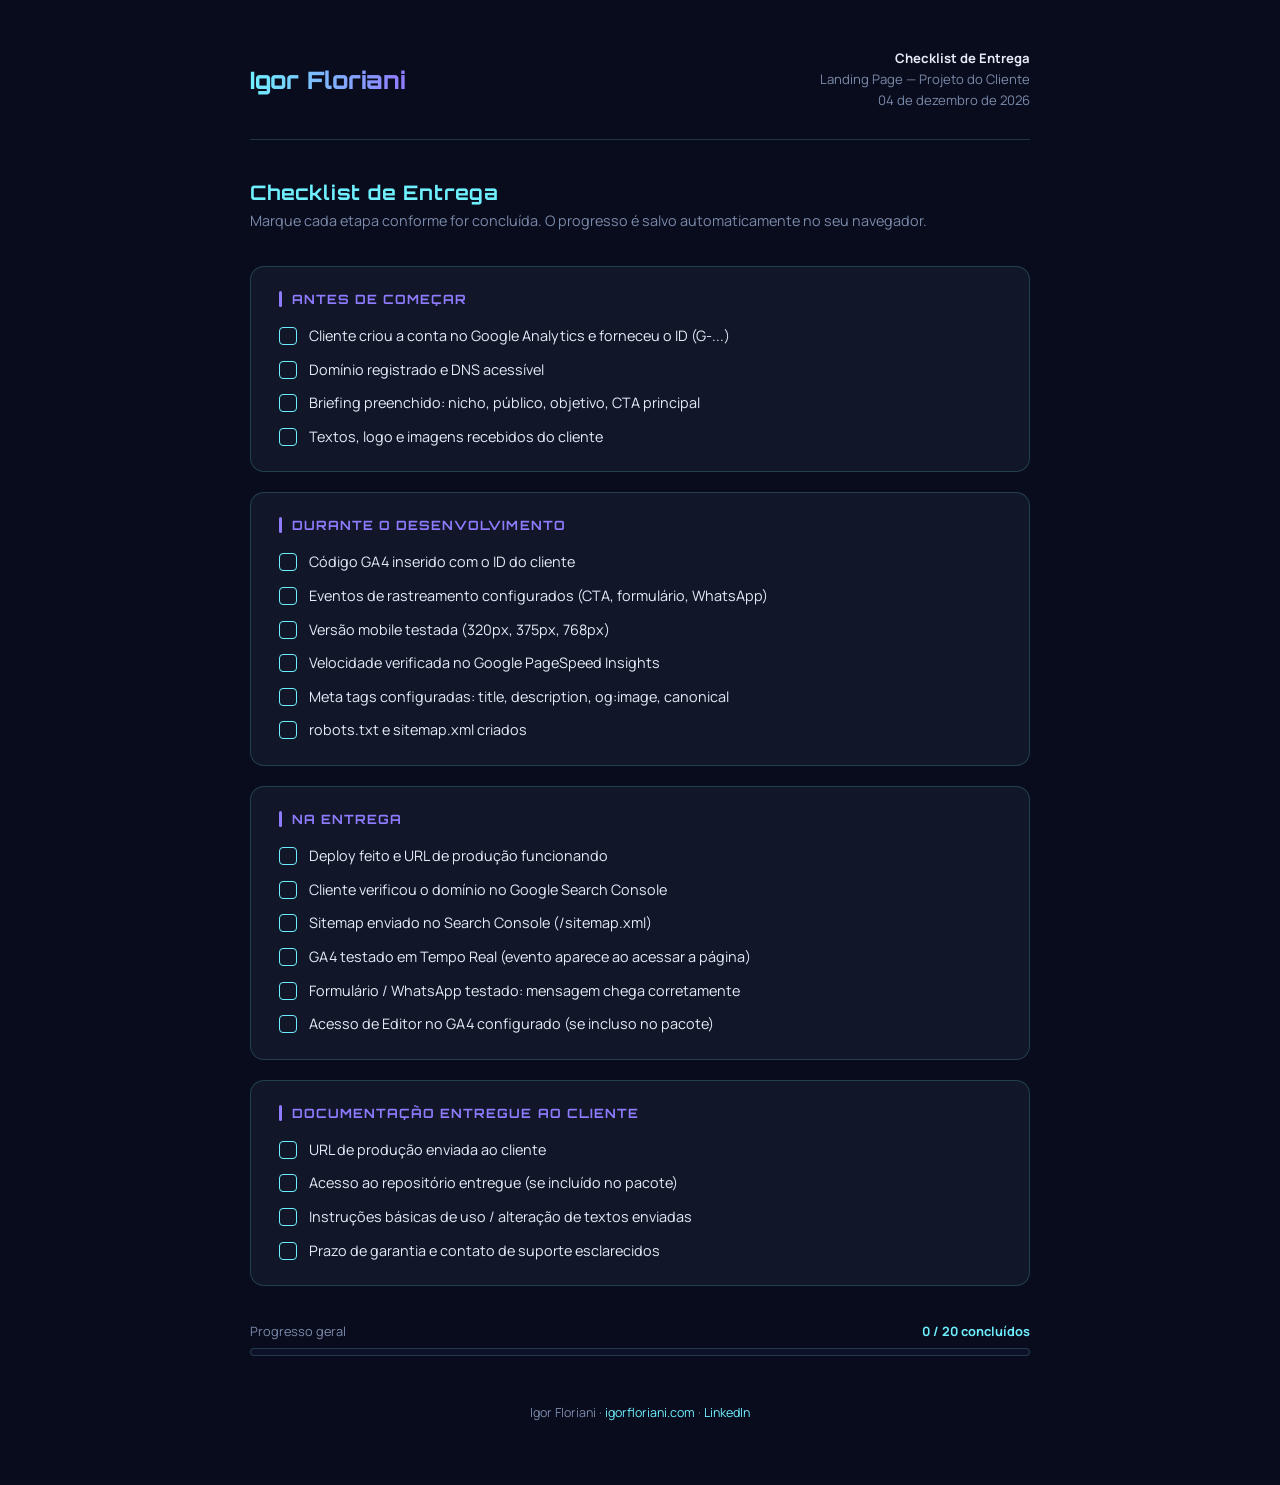
<file: checklist-entrega.html>
<!DOCTYPE html>
<html lang="pt-BR">
<head>
  <meta charset="UTF-8" />
  <meta name="viewport" content="width=device-width, initial-scale=1.0" />
  <title>Checklist de Entrega — Igor Floriani</title>
  <link rel="preconnect" href="https://fonts.googleapis.com" />
  <link rel="preconnect" href="https://fonts.gstatic.com" crossorigin />
  <link rel="stylesheet"
    href="https://fonts.googleapis.com/css2?family=Manrope:wght@400;500;700;800&family=Orbitron:wght@500;700;800&display=swap" />
  <style>
    *, *::before, *::after { box-sizing: border-box; margin: 0; padding: 0; }

    :root {
      --bg-0:     #090c1c;
      --bg-1:     #0e1228;
      --bg-card:  #111728;
      --accent:   #6ff0ff;
      --accent-2: #8f7bff;
      --text:     #e4eaf6;
      --muted:    #7a8aaa;
      --border:   rgba(111,240,255,.18);
    }

    body {
      font-family: "Manrope", sans-serif;
      background: var(--bg-0);
      color: var(--text);
      min-height: 100vh;
      padding: 48px 20px 64px;
    }

    .page {
      max-width: 780px;
      margin: 0 auto;
    }

    /* ── Header ── */
    .header {
      display: flex;
      align-items: center;
      justify-content: space-between;
      flex-wrap: wrap;
      gap: 16px;
      margin-bottom: 40px;
      padding-bottom: 28px;
      border-bottom: 1px solid var(--border);
    }

    .logo-name {
      font-family: "Orbitron", sans-serif;
      font-weight: 800;
      font-size: 1.5rem;
      background: linear-gradient(90deg, var(--accent), var(--accent-2));
      -webkit-background-clip: text;
      -webkit-text-fill-color: transparent;
      background-clip: text;
    }

    .header-meta {
      text-align: right;
      font-size: .82rem;
      color: var(--muted);
      line-height: 1.6;
    }

    .header-meta strong { color: var(--text); }

    /* ── Title ── */
    .page-title {
      font-family: "Orbitron", sans-serif;
      font-size: 1.25rem;
      font-weight: 700;
      color: var(--accent);
      margin-bottom: 6px;
      letter-spacing: .04em;
    }

    .page-subtitle {
      font-size: .9rem;
      color: var(--muted);
      margin-bottom: 36px;
    }

    /* ── Section ── */
    .section {
      background: var(--bg-card);
      border: 1px solid var(--border);
      border-radius: 14px;
      padding: 24px 28px;
      margin-bottom: 20px;
    }

    .section-title {
      display: flex;
      align-items: center;
      gap: 10px;
      font-family: "Orbitron", sans-serif;
      font-size: .8rem;
      font-weight: 700;
      letter-spacing: .08em;
      text-transform: uppercase;
      color: var(--accent-2);
      margin-bottom: 18px;
    }

    .section-title::before {
      content: "";
      display: inline-block;
      width: 3px;
      height: 16px;
      background: var(--accent-2);
      border-radius: 2px;
    }

    /* ── Checklist items ── */
    .checklist {
      list-style: none;
      display: flex;
      flex-direction: column;
      gap: 12px;
    }

    .checklist li {
      display: flex;
      align-items: flex-start;
      gap: 12px;
      font-size: .9rem;
      line-height: 1.5;
      cursor: pointer;
      user-select: none;
    }

    .checklist li .box {
      flex-shrink: 0;
      width: 18px;
      height: 18px;
      margin-top: 2px;
      border: 1.5px solid var(--accent);
      border-radius: 4px;
      display: flex;
      align-items: center;
      justify-content: center;
      transition: background .15s, border-color .15s;
    }

    .checklist li .box svg {
      display: none;
      width: 11px;
      height: 11px;
    }

    .checklist li.done .box {
      background: var(--accent);
      border-color: var(--accent);
    }

    .checklist li.done .box svg { display: block; }

    .checklist li.done .label {
      text-decoration: line-through;
      color: var(--muted);
    }

    /* ── Progress bar ── */
    .progress-wrap {
      margin-top: 36px;
      margin-bottom: 8px;
    }

    .progress-info {
      display: flex;
      justify-content: space-between;
      font-size: .8rem;
      color: var(--muted);
      margin-bottom: 8px;
    }

    .progress-info span:last-child { color: var(--accent); font-weight: 700; }

    .progress-bar-bg {
      background: var(--bg-1);
      border: 1px solid var(--border);
      border-radius: 999px;
      height: 8px;
      overflow: hidden;
    }

    .progress-bar-fill {
      height: 100%;
      background: linear-gradient(90deg, var(--accent), var(--accent-2));
      border-radius: 999px;
      transition: width .4s ease;
      width: 0%;
    }

    /* ── Footer ── */
    .footer {
      margin-top: 48px;
      text-align: center;
      font-size: .78rem;
      color: var(--muted);
    }

    .footer a { color: var(--accent); text-decoration: none; }
    .footer a:hover { text-decoration: underline; }

    /* ── Print ── */
    @media print {
      body { background: #fff; color: #111; padding: 24px; }
      .section { border: 1px solid #ddd; break-inside: avoid; }
      .checklist li .box { border-color: #555; }
      .logo-name { -webkit-text-fill-color: #111; }
      .progress-wrap { display: none; }
      .footer { display: none; }
    }
  </style>
</head>
<body>
  <main class="page">

    <header class="header">
      <div class="logo-name">Igor Floriani</div>
      <div class="header-meta">
        <strong>Checklist de Entrega</strong><br />
        Landing Page — Projeto do Cliente<br />
        <span id="today-date"></span>
      </div>
    </header>

    <h1 class="page-title">Checklist de Entrega</h1>
    <p class="page-subtitle">Marque cada etapa conforme for concluída. O progresso é salvo automaticamente no seu navegador.</p>

    <!-- Seção 1 -->
    <section class="section">
      <div class="section-title">Antes de começar</div>
      <ul class="checklist">
        <li data-id="1"><span class="box"><svg viewBox="0 0 12 10" fill="none"><polyline points="1,5 4.5,8.5 11,1" stroke="#090c1c" stroke-width="1.8" stroke-linecap="round" stroke-linejoin="round"/></svg></span><span class="label">Cliente criou a conta no Google Analytics e forneceu o ID (G-...)</span></li>
        <li data-id="2"><span class="box"><svg viewBox="0 0 12 10" fill="none"><polyline points="1,5 4.5,8.5 11,1" stroke="#090c1c" stroke-width="1.8" stroke-linecap="round" stroke-linejoin="round"/></svg></span><span class="label">Domínio registrado e DNS acessível</span></li>
        <li data-id="3"><span class="box"><svg viewBox="0 0 12 10" fill="none"><polyline points="1,5 4.5,8.5 11,1" stroke="#090c1c" stroke-width="1.8" stroke-linecap="round" stroke-linejoin="round"/></svg></span><span class="label">Briefing preenchido: nicho, público, objetivo, CTA principal</span></li>
        <li data-id="4"><span class="box"><svg viewBox="0 0 12 10" fill="none"><polyline points="1,5 4.5,8.5 11,1" stroke="#090c1c" stroke-width="1.8" stroke-linecap="round" stroke-linejoin="round"/></svg></span><span class="label">Textos, logo e imagens recebidos do cliente</span></li>
      </ul>
    </section>

    <!-- Seção 2 -->
    <section class="section">
      <div class="section-title">Durante o desenvolvimento</div>
      <ul class="checklist">
        <li data-id="5"><span class="box"><svg viewBox="0 0 12 10" fill="none"><polyline points="1,5 4.5,8.5 11,1" stroke="#090c1c" stroke-width="1.8" stroke-linecap="round" stroke-linejoin="round"/></svg></span><span class="label">Código GA4 inserido com o ID do cliente</span></li>
        <li data-id="6"><span class="box"><svg viewBox="0 0 12 10" fill="none"><polyline points="1,5 4.5,8.5 11,1" stroke="#090c1c" stroke-width="1.8" stroke-linecap="round" stroke-linejoin="round"/></svg></span><span class="label">Eventos de rastreamento configurados (CTA, formulário, WhatsApp)</span></li>
        <li data-id="7"><span class="box"><svg viewBox="0 0 12 10" fill="none"><polyline points="1,5 4.5,8.5 11,1" stroke="#090c1c" stroke-width="1.8" stroke-linecap="round" stroke-linejoin="round"/></svg></span><span class="label">Versão mobile testada (320px, 375px, 768px)</span></li>
        <li data-id="8"><span class="box"><svg viewBox="0 0 12 10" fill="none"><polyline points="1,5 4.5,8.5 11,1" stroke="#090c1c" stroke-width="1.8" stroke-linecap="round" stroke-linejoin="round"/></svg></span><span class="label">Velocidade verificada no Google PageSpeed Insights</span></li>
        <li data-id="9"><span class="box"><svg viewBox="0 0 12 10" fill="none"><polyline points="1,5 4.5,8.5 11,1" stroke="#090c1c" stroke-width="1.8" stroke-linecap="round" stroke-linejoin="round"/></svg></span><span class="label">Meta tags configuradas: title, description, og:image, canonical</span></li>
        <li data-id="10"><span class="box"><svg viewBox="0 0 12 10" fill="none"><polyline points="1,5 4.5,8.5 11,1" stroke="#090c1c" stroke-width="1.8" stroke-linecap="round" stroke-linejoin="round"/></svg></span><span class="label">robots.txt e sitemap.xml criados</span></li>
      </ul>
    </section>

    <!-- Seção 3 -->
    <section class="section">
      <div class="section-title">Na entrega</div>
      <ul class="checklist">
        <li data-id="11"><span class="box"><svg viewBox="0 0 12 10" fill="none"><polyline points="1,5 4.5,8.5 11,1" stroke="#090c1c" stroke-width="1.8" stroke-linecap="round" stroke-linejoin="round"/></svg></span><span class="label">Deploy feito e URL de produção funcionando</span></li>
        <li data-id="12"><span class="box"><svg viewBox="0 0 12 10" fill="none"><polyline points="1,5 4.5,8.5 11,1" stroke="#090c1c" stroke-width="1.8" stroke-linecap="round" stroke-linejoin="round"/></svg></span><span class="label">Cliente verificou o domínio no Google Search Console</span></li>
        <li data-id="13"><span class="box"><svg viewBox="0 0 12 10" fill="none"><polyline points="1,5 4.5,8.5 11,1" stroke="#090c1c" stroke-width="1.8" stroke-linecap="round" stroke-linejoin="round"/></svg></span><span class="label">Sitemap enviado no Search Console (/sitemap.xml)</span></li>
        <li data-id="14"><span class="box"><svg viewBox="0 0 12 10" fill="none"><polyline points="1,5 4.5,8.5 11,1" stroke="#090c1c" stroke-width="1.8" stroke-linecap="round" stroke-linejoin="round"/></svg></span><span class="label">GA4 testado em Tempo Real (evento aparece ao acessar a página)</span></li>
        <li data-id="15"><span class="box"><svg viewBox="0 0 12 10" fill="none"><polyline points="1,5 4.5,8.5 11,1" stroke="#090c1c" stroke-width="1.8" stroke-linecap="round" stroke-linejoin="round"/></svg></span><span class="label">Formulário / WhatsApp testado: mensagem chega corretamente</span></li>
        <li data-id="16"><span class="box"><svg viewBox="0 0 12 10" fill="none"><polyline points="1,5 4.5,8.5 11,1" stroke="#090c1c" stroke-width="1.8" stroke-linecap="round" stroke-linejoin="round"/></svg></span><span class="label">Acesso de Editor no GA4 configurado (se incluso no pacote)</span></li>
      </ul>
    </section>

    <!-- Seção 4 -->
    <section class="section">
      <div class="section-title">Documentação entregue ao cliente</div>
      <ul class="checklist">
        <li data-id="17"><span class="box"><svg viewBox="0 0 12 10" fill="none"><polyline points="1,5 4.5,8.5 11,1" stroke="#090c1c" stroke-width="1.8" stroke-linecap="round" stroke-linejoin="round"/></svg></span><span class="label">URL de produção enviada ao cliente</span></li>
        <li data-id="18"><span class="box"><svg viewBox="0 0 12 10" fill="none"><polyline points="1,5 4.5,8.5 11,1" stroke="#090c1c" stroke-width="1.8" stroke-linecap="round" stroke-linejoin="round"/></svg></span><span class="label">Acesso ao repositório entregue (se incluído no pacote)</span></li>
        <li data-id="19"><span class="box"><svg viewBox="0 0 12 10" fill="none"><polyline points="1,5 4.5,8.5 11,1" stroke="#090c1c" stroke-width="1.8" stroke-linecap="round" stroke-linejoin="round"/></svg></span><span class="label">Instruções básicas de uso / alteração de textos enviadas</span></li>
        <li data-id="20"><span class="box"><svg viewBox="0 0 12 10" fill="none"><polyline points="1,5 4.5,8.5 11,1" stroke="#090c1c" stroke-width="1.8" stroke-linecap="round" stroke-linejoin="round"/></svg></span><span class="label">Prazo de garantia e contato de suporte esclarecidos</span></li>
      </ul>
    </section>

    <!-- Barra de progresso -->
    <div class="progress-wrap">
      <div class="progress-info">
        <span>Progresso geral</span>
        <span id="progress-label">0 / 20 concluídos</span>
      </div>
      <div class="progress-bar-bg">
        <div class="progress-bar-fill" id="progress-fill"></div>
      </div>
    </div>

    <footer class="footer">
      <p>Igor Floriani · <a href="https://www.igorfloriani.com" target="_blank" rel="noopener">igorfloriani.com</a> · <a href="https://www.linkedin.com/in/florianiigor" target="_blank" rel="noopener">LinkedIn</a></p>
    </footer>

  </main>

  <script>
    // Data de hoje
    document.getElementById("today-date").textContent =
      new Date().toLocaleDateString("pt-BR", { day: "2-digit", month: "long", year: "numeric" });

    const STORAGE_KEY = "checklist_entrega_v1";
    const total = document.querySelectorAll(".checklist li").length;

    function save(done) {
      localStorage.setItem(STORAGE_KEY, JSON.stringify([...done]));
    }

    function load() {
      try { return new Set(JSON.parse(localStorage.getItem(STORAGE_KEY) || "[]")); }
      catch { return new Set(); }
    }

    function updateProgress(done) {
      const count = done.size;
      document.getElementById("progress-label").textContent = `${count} / ${total} concluídos`;
      document.getElementById("progress-fill").style.width = `${(count / total) * 100}%`;
    }

    const done = load();

    document.querySelectorAll(".checklist li").forEach(li => {
      const id = li.dataset.id;
      if (done.has(id)) li.classList.add("done");

      li.addEventListener("click", () => {
        if (done.has(id)) { done.delete(id); li.classList.remove("done"); }
        else { done.add(id); li.classList.add("done"); }
        save(done);
        updateProgress(done);
      });
    });

    updateProgress(done);
  </script>
</body>
</html>
</file>
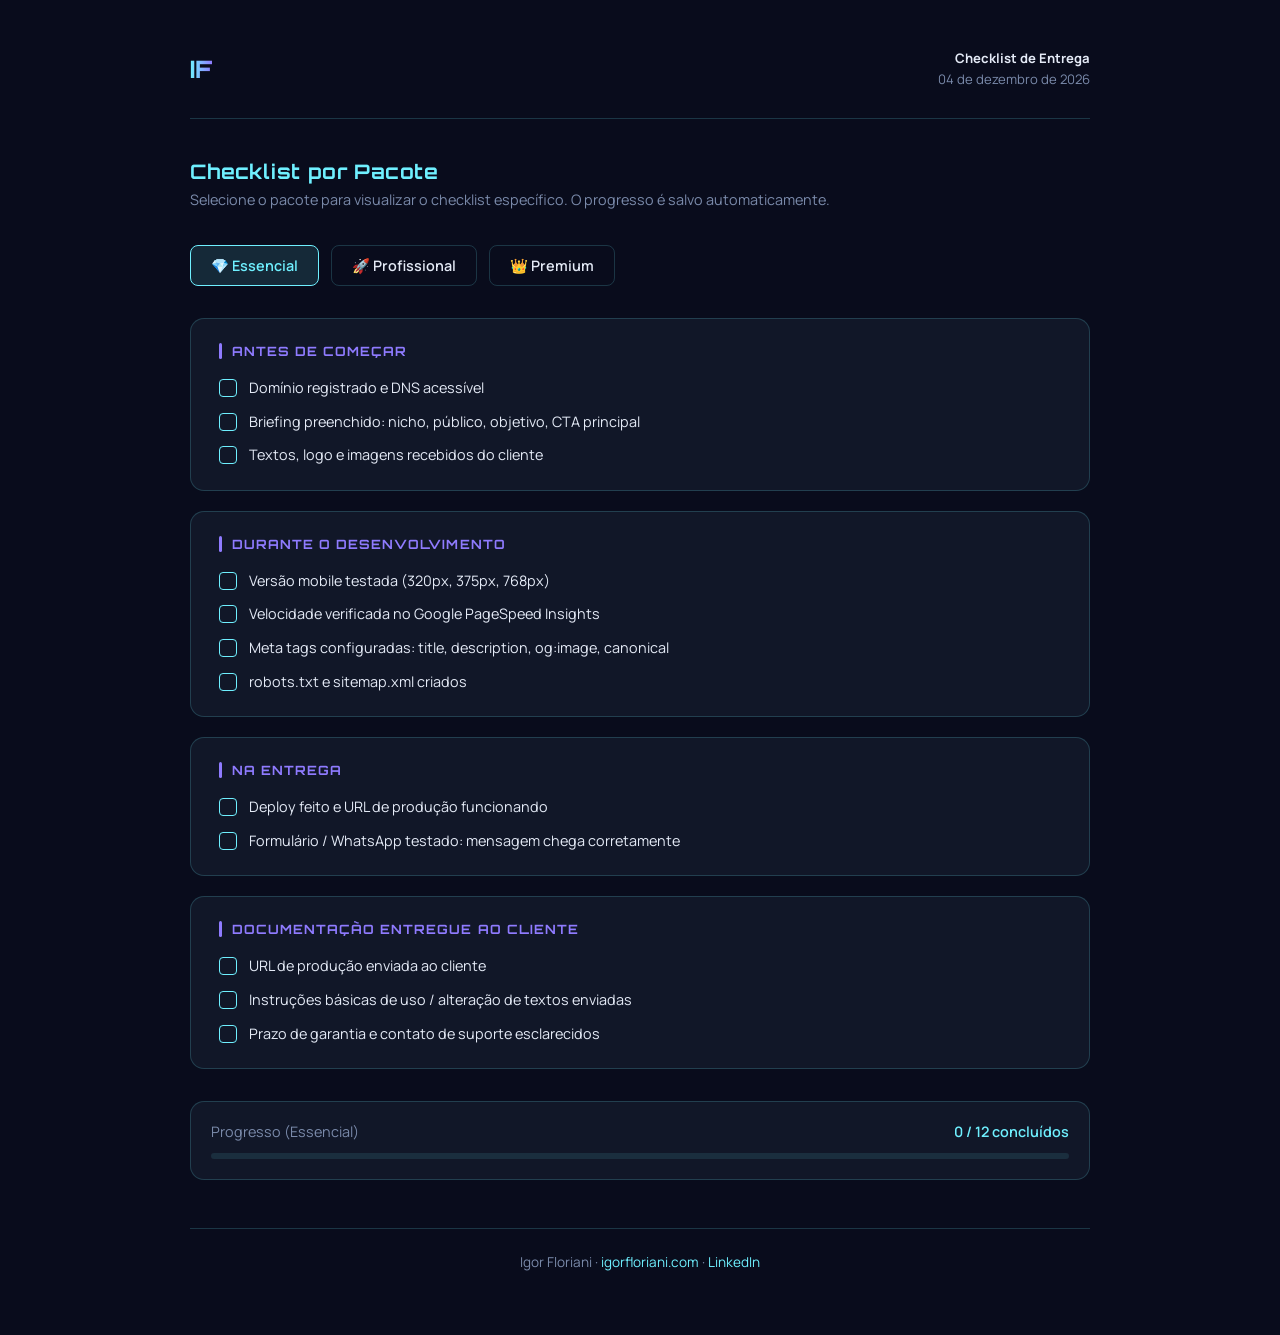
<file: checklist-pacotes.html>
<!DOCTYPE html>
<html lang="pt-BR">
<head>
  <meta charset="UTF-8" />
  <meta name="viewport" content="width=device-width, initial-scale=1.0" />
  <title>Checklist de Entrega por Pacote — Igor Floriani</title>
  <link rel="preconnect" href="https://fonts.googleapis.com" />
  <link rel="preconnect" href="https://fonts.gstatic.com" crossorigin />
  <link rel="stylesheet"
    href="https://fonts.googleapis.com/css2?family=Manrope:wght@400;500;700;800&family=Orbitron:wght@500;700;800&display=swap" />
  <style>
    *, *::before, *::after { box-sizing: border-box; margin: 0; padding: 0; }

    :root {
      --bg-0:     #090c1c;
      --bg-1:     #0e1228;
      --bg-card:  #111728;
      --accent:   #6ff0ff;
      --accent-2: #8f7bff;
      --text:     #e4eaf6;
      --muted:    #7a8aaa;
      --border:   rgba(111,240,255,.18);
    }

    body {
      font-family: "Manrope", sans-serif;
      background: var(--bg-0);
      color: var(--text);
      min-height: 100vh;
      padding: 48px 20px 64px;
    }

    .page {
      max-width: 900px;
      margin: 0 auto;
    }

    /* ── Header ── */
    .header {
      display: flex;
      align-items: center;
      justify-content: space-between;
      flex-wrap: wrap;
      gap: 16px;
      margin-bottom: 40px;
      padding-bottom: 28px;
      border-bottom: 1px solid var(--border);
    }

    .logo-name {
      font-family: "Orbitron", sans-serif;
      font-weight: 800;
      font-size: 1.5rem;
      background: linear-gradient(90deg, var(--accent), var(--accent-2));
      -webkit-background-clip: text;
      -webkit-text-fill-color: transparent;
      background-clip: text;
    }

    .header-meta {
      text-align: right;
      font-size: .82rem;
      color: var(--muted);
      line-height: 1.6;
    }

    .header-meta strong { color: var(--text); }

    /* ── Title ── */
    .page-title {
      font-family: "Orbitron", sans-serif;
      font-size: 1.25rem;
      font-weight: 700;
      color: var(--accent);
      margin-bottom: 6px;
      letter-spacing: .04em;
    }

    .page-subtitle {
      font-size: .9rem;
      color: var(--muted);
      margin-bottom: 36px;
    }

    /* ── Tabs ── */
    .tabs-container {
      display: flex;
      gap: 12px;
      margin-bottom: 32px;
      flex-wrap: wrap;
    }

    .tab-btn {
      padding: 10px 20px;
      border-radius: 8px;
      border: 1.5px solid var(--border);
      background: transparent;
      color: var(--text);
      font-family: "Manrope", sans-serif;
      font-weight: 600;
      font-size: .9rem;
      cursor: pointer;
      transition: all 0.3s ease;
    }

    .tab-btn:hover {
      border-color: var(--accent);
      color: var(--accent);
    }

    .tab-btn.active {
      background: rgba(111, 240, 255, 0.12);
      border-color: var(--accent);
      color: var(--accent);
    }

    .tab-btn[data-plan="essencial"].active {
      background: rgba(111, 240, 255, 0.12);
    }

    .tab-btn[data-plan="profissional"].active {
      background: rgba(159, 140, 255, 0.12);
      border-color: var(--accent-2);
      color: var(--accent-2);
    }

    .tab-btn[data-plan="premium"].active {
      background: rgba(58, 95, 212, 0.12);
      border-color: #3a5fd4;
      color: #6ff0ff;
    }

    /* ── Section ── */
    .section {
      background: var(--bg-card);
      border: 1px solid var(--border);
      border-radius: 14px;
      padding: 24px 28px;
      margin-bottom: 20px;
    }

    .section-title {
      display: flex;
      align-items: center;
      gap: 10px;
      font-family: "Orbitron", sans-serif;
      font-size: .8rem;
      font-weight: 700;
      letter-spacing: .08em;
      text-transform: uppercase;
      color: var(--accent-2);
      margin-bottom: 18px;
    }

    .section-title::before {
      content: "";
      display: inline-block;
      width: 3px;
      height: 16px;
      background: var(--accent-2);
      border-radius: 2px;
    }

    /* ── Checklist items ── */
    .checklist {
      list-style: none;
      display: flex;
      flex-direction: column;
      gap: 12px;
    }

    .checklist li {
      display: flex;
      align-items: flex-start;
      gap: 12px;
      font-size: .9rem;
      line-height: 1.5;
      cursor: pointer;
      user-select: none;
    }

    .checklist li .box {
      flex-shrink: 0;
      width: 18px;
      height: 18px;
      margin-top: 2px;
      border: 1.5px solid var(--accent);
      border-radius: 4px;
      display: flex;
      align-items: center;
      justify-content: center;
      transition: background .15s, border-color .15s;
    }

    .checklist li .box svg {
      display: none;
      width: 11px;
      height: 11px;
      stroke: #090c1c;
    }

    .checklist li.done .box {
      background: var(--accent);
    }

    .checklist li.done .box svg {
      display: block;
    }

    .checklist li.done .label {
      text-decoration: line-through;
      color: var(--muted);
    }

    /* ── Progress ── */
    .progress-wrap {
      background: var(--bg-card);
      border: 1px solid var(--border);
      border-radius: 14px;
      padding: 20px;
      margin: 32px 0;
    }

    .progress-info {
      display: flex;
      justify-content: space-between;
      align-items: center;
      margin-bottom: 12px;
      font-size: .9rem;
    }

    .progress-info span:first-child {
      color: var(--muted);
    }

    .progress-info span:last-child {
      font-weight: 600;
      color: var(--accent);
    }

    .progress-bar-bg {
      width: 100%;
      height: 6px;
      background: rgba(111, 240, 255, 0.1);
      border-radius: 3px;
      overflow: hidden;
    }

    .progress-bar-fill {
      height: 100%;
      background: linear-gradient(90deg, var(--accent), var(--accent-2));
      border-radius: 3px;
      transition: width 0.3s ease;
      width: 0%;
    }

    /* ── Footer ── */
    .footer {
      text-align: center;
      font-size: .85rem;
      color: var(--muted);
      margin-top: 48px;
      padding-top: 24px;
      border-top: 1px solid var(--border);
    }

    .footer a {
      color: var(--accent);
      text-decoration: none;
      transition: color .3s;
    }

    .footer a:hover {
      color: var(--accent-2);
    }

    .plan-label {
      display: inline-block;
      font-size: 0.75rem;
      padding: 2px 8px;
      border-radius: 4px;
      margin-left: 8px;
      font-weight: 600;
    }

    .plan-label.essencial {
      background: rgba(111, 240, 255, 0.15);
      color: var(--accent);
    }

    .plan-label.profissional {
      background: rgba(159, 140, 255, 0.15);
      color: var(--accent-2);
    }

    .plan-label.premium {
      background: rgba(58, 95, 212, 0.15);
      color: #6ff0ff;
    }

    .hidden {
      display: none;
    }

    /* ── Print ── */
    @media print {
      body { background: white; color: black; }
      .tabs-container { display: none; }
    }

    @media (max-width: 680px) {
      .page-title { font-size: 1.05rem; }
      .tabs-container { gap: 8px; }
      .tab-btn { padding: 8px 14px; font-size: .85rem; }
      .section { padding: 16px 18px; }
    }
  </style>
</head>
<body>
  <main class="page">
    <div class="header">
      <div>
        <div class="logo-name">IF</div>
      </div>
      <div class="header-meta">
        <strong>Checklist de Entrega</strong><br>
        <span id="today-date">carregando...</span>
      </div>
    </div>

    <h1 class="page-title">Checklist por Pacote</h1>
    <p class="page-subtitle">Selecione o pacote para visualizar o checklist específico. O progresso é salvo automaticamente.</p>

    <!-- Seletor de Pacotes -->
    <div class="tabs-container">
      <button class="tab-btn active" data-plan="essencial">💎 Essencial</button>
      <button class="tab-btn" data-plan="profissional">🚀 Profissional</button>
      <button class="tab-btn" data-plan="premium">👑 Premium</button>
    </div>

    <!-- Checklist Essencial -->
    <div class="plan-checklist" data-plan="essencial">
      <section class="section">
        <div class="section-title">Antes de começar</div>
        <ul class="checklist">
          <li data-id="2"><span class="box"><svg viewBox="0 0 12 10" fill="none"><polyline points="1,5 4.5,8.5 11,1" stroke="#090c1c" stroke-width="1.8" stroke-linecap="round" stroke-linejoin="round"/></svg></span><span class="label">Domínio registrado e DNS acessível</span></li>
          <li data-id="3"><span class="box"><svg viewBox="0 0 12 10" fill="none"><polyline points="1,5 4.5,8.5 11,1" stroke="#090c1c" stroke-width="1.8" stroke-linecap="round" stroke-linejoin="round"/></svg></span><span class="label">Briefing preenchido: nicho, público, objetivo, CTA principal</span></li>
          <li data-id="4"><span class="box"><svg viewBox="0 0 12 10" fill="none"><polyline points="1,5 4.5,8.5 11,1" stroke="#090c1c" stroke-width="1.8" stroke-linecap="round" stroke-linejoin="round"/></svg></span><span class="label">Textos, logo e imagens recebidos do cliente</span></li>
        </ul>
      </section>

      <section class="section">
        <div class="section-title">Durante o desenvolvimento</div>
        <ul class="checklist">
          <li data-id="7"><span class="box"><svg viewBox="0 0 12 10" fill="none"><polyline points="1,5 4.5,8.5 11,1" stroke="#090c1c" stroke-width="1.8" stroke-linecap="round" stroke-linejoin="round"/></svg></span><span class="label">Versão mobile testada (320px, 375px, 768px)</span></li>
          <li data-id="8"><span class="box"><svg viewBox="0 0 12 10" fill="none"><polyline points="1,5 4.5,8.5 11,1" stroke="#090c1c" stroke-width="1.8" stroke-linecap="round" stroke-linejoin="round"/></svg></span><span class="label">Velocidade verificada no Google PageSpeed Insights</span></li>
          <li data-id="9"><span class="box"><svg viewBox="0 0 12 10" fill="none"><polyline points="1,5 4.5,8.5 11,1" stroke="#090c1c" stroke-width="1.8" stroke-linecap="round" stroke-linejoin="round"/></svg></span><span class="label">Meta tags configuradas: title, description, og:image, canonical</span></li>
          <li data-id="10"><span class="box"><svg viewBox="0 0 12 10" fill="none"><polyline points="1,5 4.5,8.5 11,1" stroke="#090c1c" stroke-width="1.8" stroke-linecap="round" stroke-linejoin="round"/></svg></span><span class="label">robots.txt e sitemap.xml criados</span></li>
        </ul>
      </section>

      <section class="section">
        <div class="section-title">Na entrega</div>
        <ul class="checklist">
          <li data-id="11"><span class="box"><svg viewBox="0 0 12 10" fill="none"><polyline points="1,5 4.5,8.5 11,1" stroke="#090c1c" stroke-width="1.8" stroke-linecap="round" stroke-linejoin="round"/></svg></span><span class="label">Deploy feito e URL de produção funcionando</span></li>
          <li data-id="15"><span class="box"><svg viewBox="0 0 12 10" fill="none"><polyline points="1,5 4.5,8.5 11,1" stroke="#090c1c" stroke-width="1.8" stroke-linecap="round" stroke-linejoin="round"/></svg></span><span class="label">Formulário / WhatsApp testado: mensagem chega corretamente</span></li>
        </ul>
      </section>

      <section class="section">
        <div class="section-title">Documentação entregue ao cliente</div>
        <ul class="checklist">
          <li data-id="17"><span class="box"><svg viewBox="0 0 12 10" fill="none"><polyline points="1,5 4.5,8.5 11,1" stroke="#090c1c" stroke-width="1.8" stroke-linecap="round" stroke-linejoin="round"/></svg></span><span class="label">URL de produção enviada ao cliente</span></li>
          <li data-id="19"><span class="box"><svg viewBox="0 0 12 10" fill="none"><polyline points="1,5 4.5,8.5 11,1" stroke="#090c1c" stroke-width="1.8" stroke-linecap="round" stroke-linejoin="round"/></svg></span><span class="label">Instruções básicas de uso / alteração de textos enviadas</span></li>
          <li data-id="20"><span class="box"><svg viewBox="0 0 12 10" fill="none"><polyline points="1,5 4.5,8.5 11,1" stroke="#090c1c" stroke-width="1.8" stroke-linecap="round" stroke-linejoin="round"/></svg></span><span class="label">Prazo de garantia e contato de suporte esclarecidos</span></li>
        </ul>
      </section>

      <div class="progress-wrap">
        <div class="progress-info">
          <span>Progresso (Essencial)</span>
          <span id="progress-essencial-label">0 / 12 concluídos</span>
        </div>
        <div class="progress-bar-bg">
          <div class="progress-bar-fill" id="progress-essencial"></div>
        </div>
      </div>
    </div>

    <!-- Checklist Profissional -->
    <div class="plan-checklist hidden" data-plan="profissional">
      <section class="section">
        <div class="section-title">Antes de começar</div>
        <ul class="checklist">
          <li data-id="1"><span class="box"><svg viewBox="0 0 12 10" fill="none"><polyline points="1,5 4.5,8.5 11,1" stroke="#090c1c" stroke-width="1.8" stroke-linecap="round" stroke-linejoin="round"/></svg></span><span class="label">Cliente criou a conta no Google Analytics e forneceu o ID (G-...)</span></li>
          <li data-id="2"><span class="box"><svg viewBox="0 0 12 10" fill="none"><polyline points="1,5 4.5,8.5 11,1" stroke="#090c1c" stroke-width="1.8" stroke-linecap="round" stroke-linejoin="round"/></svg></span><span class="label">Domínio registrado e DNS acessível</span></li>
          <li data-id="3"><span class="box"><svg viewBox="0 0 12 10" fill="none"><polyline points="1,5 4.5,8.5 11,1" stroke="#090c1c" stroke-width="1.8" stroke-linecap="round" stroke-linejoin="round"/></svg></span><span class="label">Briefing preenchido: nicho, público, objetivo, CTA principal</span></li>
          <li data-id="4"><span class="box"><svg viewBox="0 0 12 10" fill="none"><polyline points="1,5 4.5,8.5 11,1" stroke="#090c1c" stroke-width="1.8" stroke-linecap="round" stroke-linejoin="round"/></svg></span><span class="label">Textos, logo e imagens recebidos do cliente</span></li>
        </ul>
      </section>

      <section class="section">
        <div class="section-title">Durante o desenvolvimento</div>
        <ul class="checklist">
          <li data-id="5"><span class="box"><svg viewBox="0 0 12 10" fill="none"><polyline points="1,5 4.5,8.5 11,1" stroke="#090c1c" stroke-width="1.8" stroke-linecap="round" stroke-linejoin="round"/></svg></span><span class="label">Código GA4 inserido com o ID do cliente</span></li>
          <li data-id="6"><span class="box"><svg viewBox="0 0 12 10" fill="none"><polyline points="1,5 4.5,8.5 11,1" stroke="#090c1c" stroke-width="1.8" stroke-linecap="round" stroke-linejoin="round"/></svg></span><span class="label">Eventos de rastreamento configurados (CTA, formulário, WhatsApp)</span></li>
          <li data-id="7"><span class="box"><svg viewBox="0 0 12 10" fill="none"><polyline points="1,5 4.5,8.5 11,1" stroke="#090c1c" stroke-width="1.8" stroke-linecap="round" stroke-linejoin="round"/></svg></span><span class="label">Versão mobile testada (320px, 375px, 768px)</span></li>
          <li data-id="8"><span class="box"><svg viewBox="0 0 12 10" fill="none"><polyline points="1,5 4.5,8.5 11,1" stroke="#090c1c" stroke-width="1.8" stroke-linecap="round" stroke-linejoin="round"/></svg></span><span class="label">Velocidade verificada no Google PageSpeed Insights</span></li>
          <li data-id="9"><span class="box"><svg viewBox="0 0 12 10" fill="none"><polyline points="1,5 4.5,8.5 11,1" stroke="#090c1c" stroke-width="1.8" stroke-linecap="round" stroke-linejoin="round"/></svg></span><span class="label">Meta tags configuradas: title, description, og:image, canonical</span></li>
          <li data-id="10"><span class="box"><svg viewBox="0 0 12 10" fill="none"><polyline points="1,5 4.5,8.5 11,1" stroke="#090c1c" stroke-width="1.8" stroke-linecap="round" stroke-linejoin="round"/></svg></span><span class="label">robots.txt e sitemap.xml criados</span></li>
        </ul>
      </section>

      <section class="section">
        <div class="section-title">Na entrega</div>
        <ul class="checklist">
          <li data-id="11"><span class="box"><svg viewBox="0 0 12 10" fill="none"><polyline points="1,5 4.5,8.5 11,1" stroke="#090c1c" stroke-width="1.8" stroke-linecap="round" stroke-linejoin="round"/></svg></span><span class="label">Deploy feito e URL de produção funcionando</span></li>
          <li data-id="12"><span class="box"><svg viewBox="0 0 12 10" fill="none"><polyline points="1,5 4.5,8.5 11,1" stroke="#090c1c" stroke-width="1.8" stroke-linecap="round" stroke-linejoin="round"/></svg></span><span class="label">Cliente verificou o domínio no Google Search Console</span></li>
          <li data-id="13"><span class="box"><svg viewBox="0 0 12 10" fill="none"><polyline points="1,5 4.5,8.5 11,1" stroke="#090c1c" stroke-width="1.8" stroke-linecap="round" stroke-linejoin="round"/></svg></span><span class="label">Sitemap enviado no Search Console (/sitemap.xml)</span></li>
          <li data-id="14"><span class="box"><svg viewBox="0 0 12 10" fill="none"><polyline points="1,5 4.5,8.5 11,1" stroke="#090c1c" stroke-width="1.8" stroke-linecap="round" stroke-linejoin="round"/></svg></span><span class="label">GA4 testado em Tempo Real (evento aparece ao acessar a página)</span></li>
          <li data-id="15"><span class="box"><svg viewBox="0 0 12 10" fill="none"><polyline points="1,5 4.5,8.5 11,1" stroke="#090c1c" stroke-width="1.8" stroke-linecap="round" stroke-linejoin="round"/></svg></span><span class="label">Formulário / WhatsApp testado: mensagem chega corretamente</span></li>
        </ul>
      </section>

      <section class="section">
        <div class="section-title">Documentação entregue ao cliente</div>
        <ul class="checklist">
          <li data-id="17"><span class="box"><svg viewBox="0 0 12 10" fill="none"><polyline points="1,5 4.5,8.5 11,1" stroke="#090c1c" stroke-width="1.8" stroke-linecap="round" stroke-linejoin="round"/></svg></span><span class="label">URL de produção enviada ao cliente</span></li>
          <li data-id="19"><span class="box"><svg viewBox="0 0 12 10" fill="none"><polyline points="1,5 4.5,8.5 11,1" stroke="#090c1c" stroke-width="1.8" stroke-linecap="round" stroke-linejoin="round"/></svg></span><span class="label">Instruções básicas de uso / alteração de textos enviadas</span></li>
          <li data-id="20"><span class="box"><svg viewBox="0 0 12 10" fill="none"><polyline points="1,5 4.5,8.5 11,1" stroke="#090c1c" stroke-width="1.8" stroke-linecap="round" stroke-linejoin="round"/></svg></span><span class="label">Prazo de garantia e contato de suporte esclarecidos</span></li>
        </ul>
      </section>

      <div class="progress-wrap">
        <div class="progress-info">
          <span>Progresso (Profissional)</span>
          <span id="progress-profissional-label">0 / 17 concluídos</span>
        </div>
        <div class="progress-bar-bg">
          <div class="progress-bar-fill" id="progress-profissional"></div>
        </div>
      </div>
    </div>

    <!-- Checklist Premium -->
    <div class="plan-checklist hidden" data-plan="premium">
      <section class="section">
        <div class="section-title">Antes de começar</div>
        <ul class="checklist">
          <li data-id="1"><span class="box"><svg viewBox="0 0 12 10" fill="none"><polyline points="1,5 4.5,8.5 11,1" stroke="#090c1c" stroke-width="1.8" stroke-linecap="round" stroke-linejoin="round"/></svg></span><span class="label">Cliente criou a conta no Google Analytics e forneceu o ID (G-...)</span></li>
          <li data-id="2"><span class="box"><svg viewBox="0 0 12 10" fill="none"><polyline points="1,5 4.5,8.5 11,1" stroke="#090c1c" stroke-width="1.8" stroke-linecap="round" stroke-linejoin="round"/></svg></span><span class="label">Domínio registrado e DNS acessível</span></li>
          <li data-id="3"><span class="box"><svg viewBox="0 0 12 10" fill="none"><polyline points="1,5 4.5,8.5 11,1" stroke="#090c1c" stroke-width="1.8" stroke-linecap="round" stroke-linejoin="round"/></svg></span><span class="label">Briefing preenchido: nicho, público, objetivo, CTA principal</span></li>
          <li data-id="4"><span class="box"><svg viewBox="0 0 12 10" fill="none"><polyline points="1,5 4.5,8.5 11,1" stroke="#090c1c" stroke-width="1.8" stroke-linecap="round" stroke-linejoin="round"/></svg></span><span class="label">Textos, logo e imagens recebidos do cliente</span></li>
        </ul>
      </section>

      <section class="section">
        <div class="section-title">Durante o desenvolvimento</div>
        <ul class="checklist">
          <li data-id="5"><span class="box"><svg viewBox="0 0 12 10" fill="none"><polyline points="1,5 4.5,8.5 11,1" stroke="#090c1c" stroke-width="1.8" stroke-linecap="round" stroke-linejoin="round"/></svg></span><span class="label">Código GA4 inserido com o ID do cliente</span></li>
          <li data-id="6"><span class="box"><svg viewBox="0 0 12 10" fill="none"><polyline points="1,5 4.5,8.5 11,1" stroke="#090c1c" stroke-width="1.8" stroke-linecap="round" stroke-linejoin="round"/></svg></span><span class="label">Eventos de rastreamento configurados (CTA, formulário, WhatsApp)</span></li>
          <li data-id="7"><span class="box"><svg viewBox="0 0 12 10" fill="none"><polyline points="1,5 4.5,8.5 11,1" stroke="#090c1c" stroke-width="1.8" stroke-linecap="round" stroke-linejoin="round"/></svg></span><span class="label">Versão mobile testada (320px, 375px, 768px)</span></li>
          <li data-id="8"><span class="box"><svg viewBox="0 0 12 10" fill="none"><polyline points="1,5 4.5,8.5 11,1" stroke="#090c1c" stroke-width="1.8" stroke-linecap="round" stroke-linejoin="round"/></svg></span><span class="label">Velocidade verificada no Google PageSpeed Insights</span></li>
          <li data-id="9"><span class="box"><svg viewBox="0 0 12 10" fill="none"><polyline points="1,5 4.5,8.5 11,1" stroke="#090c1c" stroke-width="1.8" stroke-linecap="round" stroke-linejoin="round"/></svg></span><span class="label">Meta tags configuradas: title, description, og:image, canonical</span></li>
          <li data-id="10"><span class="box"><svg viewBox="0 0 12 10" fill="none"><polyline points="1,5 4.5,8.5 11,1" stroke="#090c1c" stroke-width="1.8" stroke-linecap="round" stroke-linejoin="round"/></svg></span><span class="label">robots.txt e sitemap.xml criados</span></li>
        </ul>
      </section>

      <section class="section">
        <div class="section-title">Na entrega</div>
        <ul class="checklist">
          <li data-id="11"><span class="box"><svg viewBox="0 0 12 10" fill="none"><polyline points="1,5 4.5,8.5 11,1" stroke="#090c1c" stroke-width="1.8" stroke-linecap="round" stroke-linejoin="round"/></svg></span><span class="label">Deploy feito e URL de produção funcionando</span></li>
          <li data-id="12"><span class="box"><svg viewBox="0 0 12 10" fill="none"><polyline points="1,5 4.5,8.5 11,1" stroke="#090c1c" stroke-width="1.8" stroke-linecap="round" stroke-linejoin="round"/></svg></span><span class="label">Cliente verificou o domínio no Google Search Console</span></li>
          <li data-id="13"><span class="box"><svg viewBox="0 0 12 10" fill="none"><polyline points="1,5 4.5,8.5 11,1" stroke="#090c1c" stroke-width="1.8" stroke-linecap="round" stroke-linejoin="round"/></svg></span><span class="label">Sitemap enviado no Search Console (/sitemap.xml)</span></li>
          <li data-id="14"><span class="box"><svg viewBox="0 0 12 10" fill="none"><polyline points="1,5 4.5,8.5 11,1" stroke="#090c1c" stroke-width="1.8" stroke-linecap="round" stroke-linejoin="round"/></svg></span><span class="label">GA4 testado em Tempo Real (evento aparece ao acessar a página)</span></li>
          <li data-id="15"><span class="box"><svg viewBox="0 0 12 10" fill="none"><polyline points="1,5 4.5,8.5 11,1" stroke="#090c1c" stroke-width="1.8" stroke-linecap="round" stroke-linejoin="round"/></svg></span><span class="label">Formulário / WhatsApp testado: mensagem chega corretamente</span></li>
          <li data-id="16"><span class="box"><svg viewBox="0 0 12 10" fill="none"><polyline points="1,5 4.5,8.5 11,1" stroke="#090c1c" stroke-width="1.8" stroke-linecap="round" stroke-linejoin="round"/></svg></span><span class="label">Acesso de Editor no GA4 configurado para o cliente</span></li>
        </ul>
      </section>

      <section class="section">
        <div class="section-title">Documentação entregue ao cliente</div>
        <ul class="checklist">
          <li data-id="17"><span class="box"><svg viewBox="0 0 12 10" fill="none"><polyline points="1,5 4.5,8.5 11,1" stroke="#090c1c" stroke-width="1.8" stroke-linecap="round" stroke-linejoin="round"/></svg></span><span class="label">URL de produção enviada ao cliente</span></li>
          <li data-id="18"><span class="box"><svg viewBox="0 0 12 10" fill="none"><polyline points="1,5 4.5,8.5 11,1" stroke="#090c1c" stroke-width="1.8" stroke-linecap="round" stroke-linejoin="round"/></svg></span><span class="label">Acesso ao repositório entregue (Git + instruções de Pull)</span></li>
          <li data-id="19"><span class="box"><svg viewBox="0 0 12 10" fill="none"><polyline points="1,5 4.5,8.5 11,1" stroke="#090c1c" stroke-width="1.8" stroke-linecap="round" stroke-linejoin="round"/></svg></span><span class="label">Instruções básicas de uso / alteração de textos enviadas</span></li>
          <li data-id="20"><span class="box"><svg viewBox="0 0 12 10" fill="none"><polyline points="1,5 4.5,8.5 11,1" stroke="#090c1c" stroke-width="1.8" stroke-linecap="round" stroke-linejoin="round"/></svg></span><span class="label">Prazo de garantia e contato de suporte esclarecidos</span></li>
        </ul>
      </section>

      <div class="progress-wrap">
        <div class="progress-info">
          <span>Progresso (Premium)</span>
          <span id="progress-premium-label">0 / 20 concluídos</span>
        </div>
        <div class="progress-bar-bg">
          <div class="progress-bar-fill" id="progress-premium"></div>
        </div>
      </div>
    </div>

    <footer class="footer">
      <p>Igor Floriani · <a href="https://www.igorfloriani.com" target="_blank" rel="noopener">igorfloriani.com</a> · <a href="https://www.linkedin.com/in/florianiigor" target="_blank" rel="noopener">LinkedIn</a></p>
    </footer>
  </main>

  <script>
    document.getElementById("today-date").textContent =
      new Date().toLocaleDateString("pt-BR", { day: "2-digit", month: "long", year: "numeric" });

    const STORAGE_PREFIX = "checklist_pacote_";
    const plans = ["essencial", "profissional", "premium"];
    const itemCounts = {
      essencial: 12,
      profissional: 17,
      premium: 20
    };

    // Switch between plans
    document.querySelectorAll(".tab-btn").forEach(btn => {
      btn.addEventListener("click", () => {
        const plan = btn.dataset.plan;
        
        // Update active tab
        document.querySelectorAll(".tab-btn").forEach(b => b.classList.remove("active"));
        btn.classList.add("active");

        // Update visible checklist
        document.querySelectorAll(".plan-checklist").forEach(c => c.classList.add("hidden"));
        document.querySelector(`.plan-checklist[data-plan="${plan}"]`).classList.remove("hidden");

        updateProgress(plan);
      });
    });

    // Checklist interactivity
    document.querySelectorAll(".checklist li").forEach(item => {
      item.addEventListener("click", () => {
        item.classList.toggle("done");
        
        const activePlan = document.querySelector(".tab-btn.active").dataset.plan;
        const planDiv = document.querySelector(`.plan-checklist[data-plan="${activePlan}"]`);
        
        // Save to localStorage for this plan
        const allDone = [];
        planDiv.querySelectorAll(".checklist li").forEach(li => {
          if (li.classList.contains("done")) {
            allDone.push(li.dataset.id);
          }
        });

        localStorage.setItem(STORAGE_PREFIX + activePlan, JSON.stringify(allDone));
        updateProgress(activePlan);
      });
    });

    function updateProgress(plan) {
      const planDiv = document.querySelector(`.plan-checklist[data-plan="${plan}"]`);
      const allItems = planDiv.querySelectorAll(".checklist li");
      const total = allItems.length;
      const done = planDiv.querySelectorAll(".checklist li.done").length;
      
      const progressBar = document.getElementById(`progress-${plan}`);
      const progressLabel = document.getElementById(`progress-${plan}-label`);
      
      const percentage = total > 0 ? (done / total) * 100 : 0;
      progressBar.style.width = percentage + "%";
      progressLabel.textContent = `${done} / ${total} concluídos`;
    }

    // Load saved state
    plans.forEach(plan => {
      const saved = localStorage.getItem(STORAGE_PREFIX + plan);
      if (saved) {
        const ids = JSON.parse(saved);
        const checklist = document.querySelector(`.plan-checklist[data-plan="${plan}"]`);
        checklist.querySelectorAll(".checklist li").forEach(li => {
          if (ids.includes(li.dataset.id)) {
            li.classList.add("done");
          }
        });
      }
    });

    // Initial progress update
    updateProgress("essencial");
  </script>
</body>
</html>
</file>
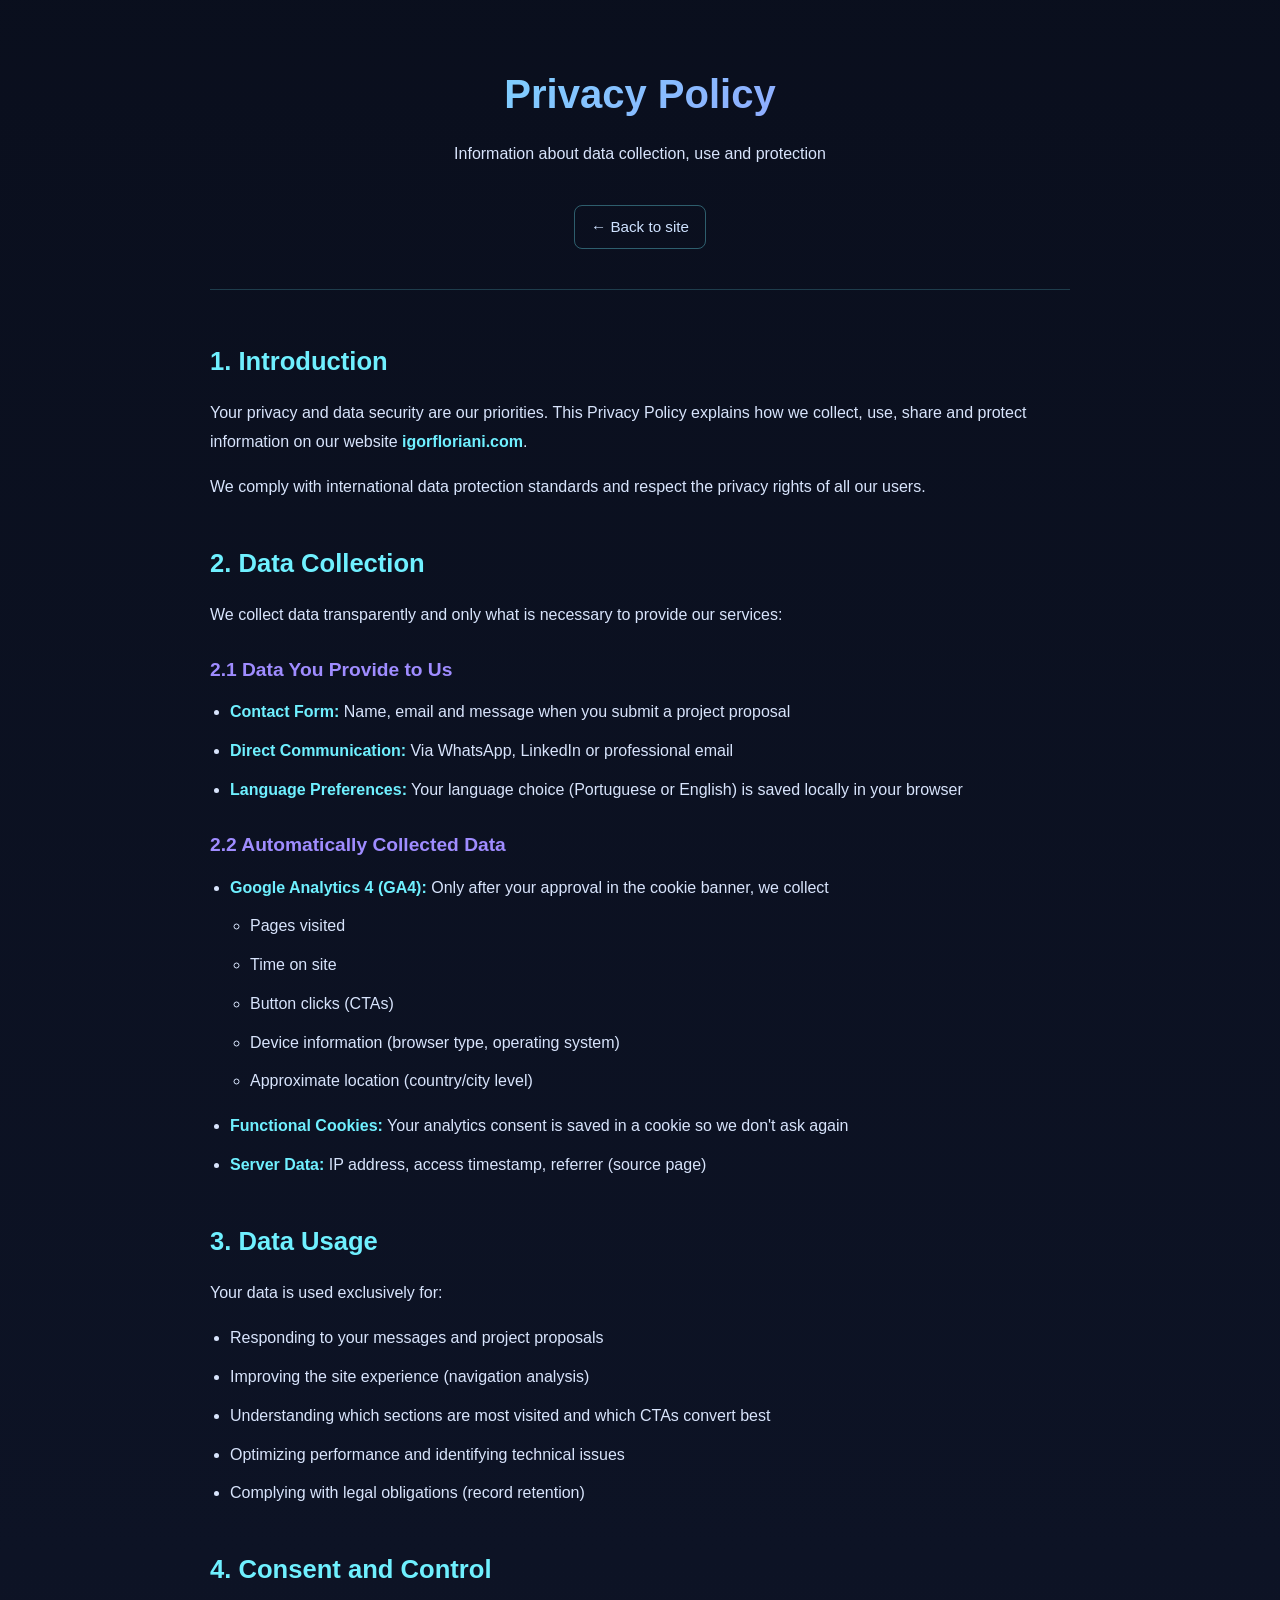
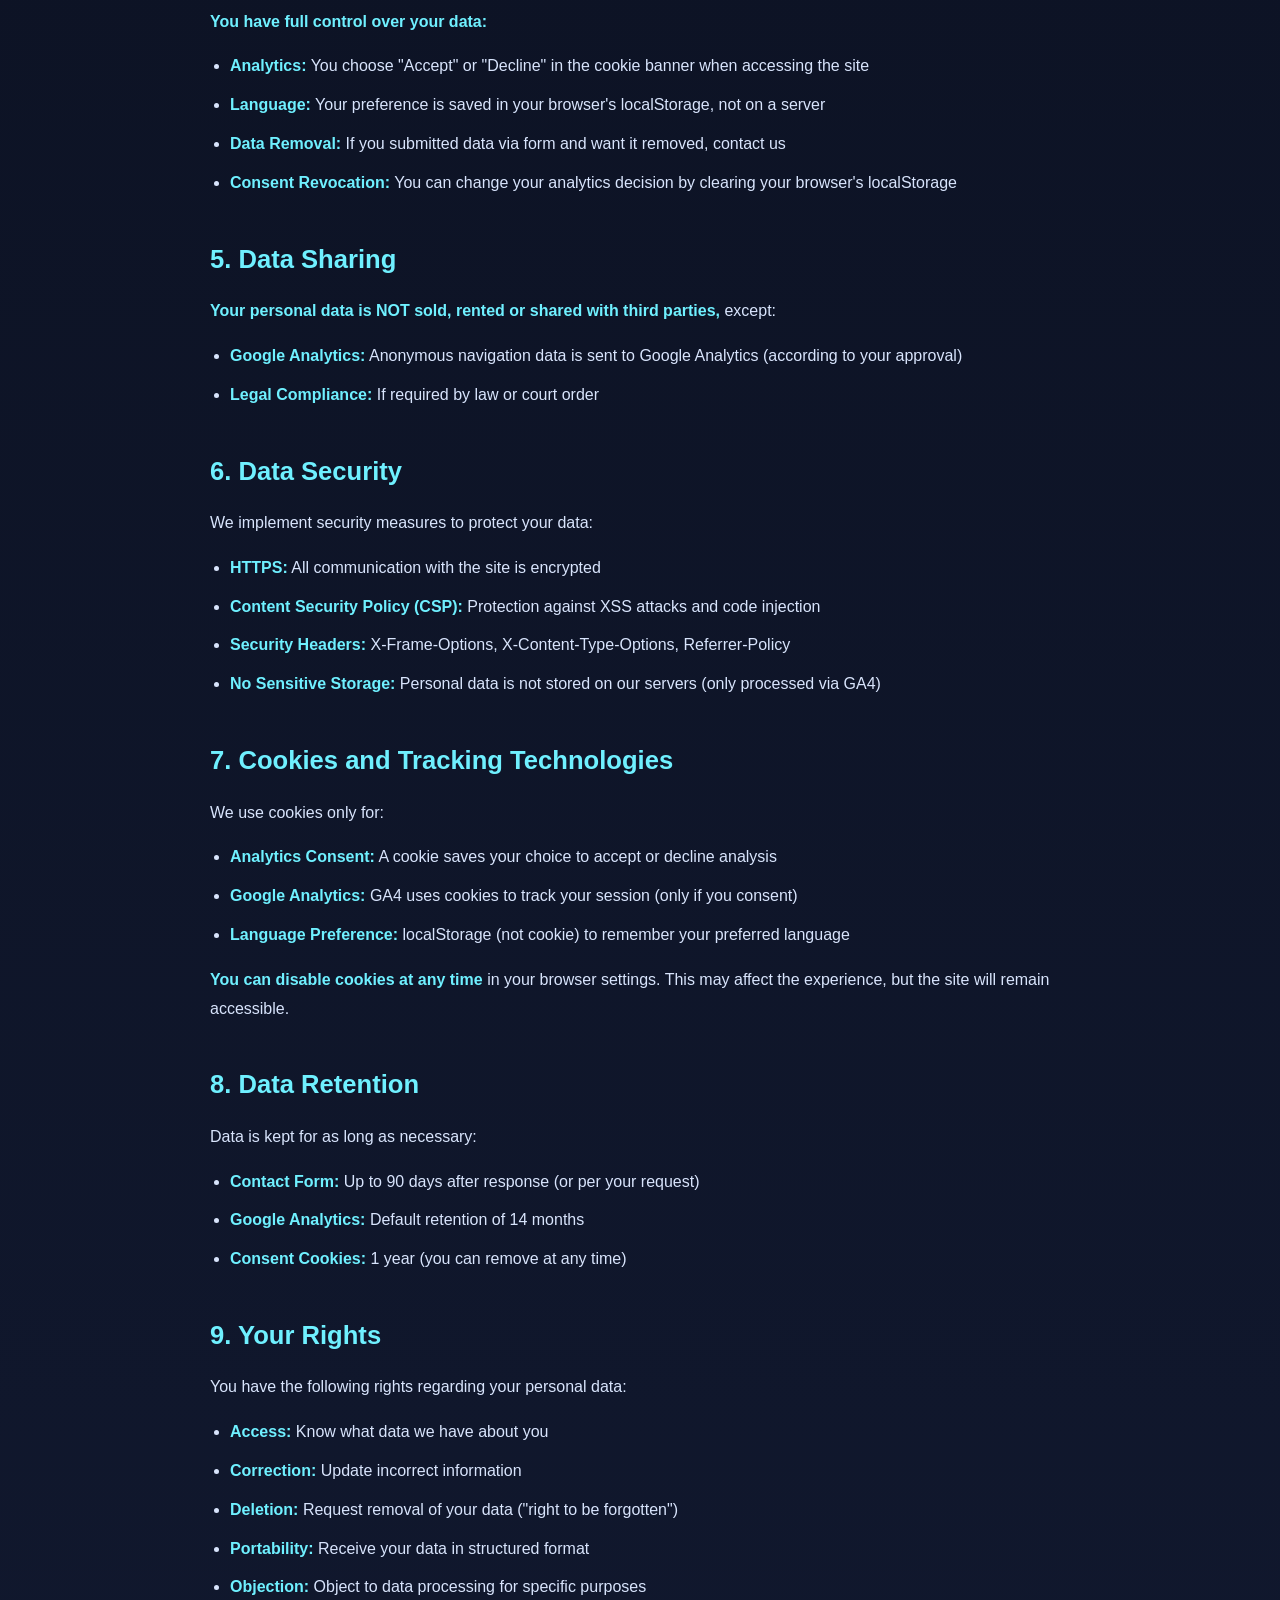
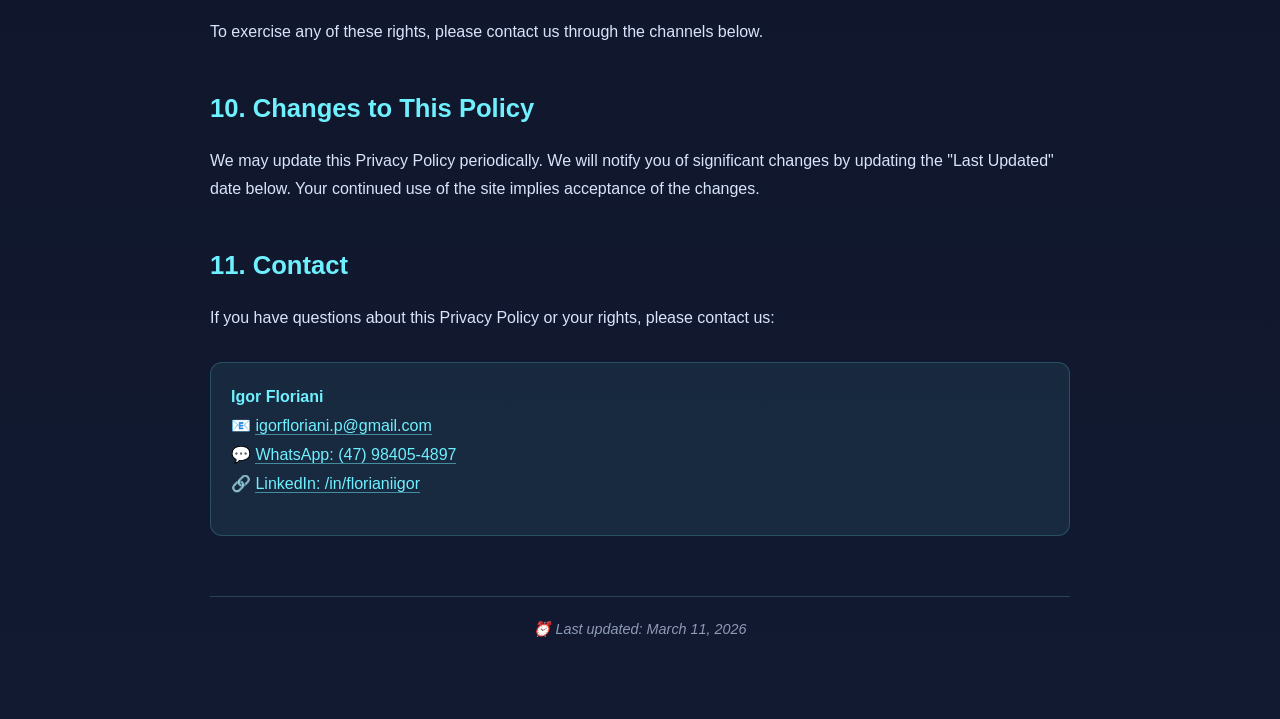
<file: privacy-en.html>
<!doctype html>
<html lang="en">
  <head>
    <meta charset="UTF-8" />
    <meta name="viewport" content="width=device-width, initial-scale=1.0" />
    <meta name="author" content="Igor Floriani" />
    <meta name="theme-color" content="#090c1c" />
    <title>Privacy Policy | Igor Floriani</title>
    <meta name="description" content="Privacy Policy - How we collect, use and protect your data." />
    <link rel="canonical" href="https://www.igorfloriani.com/privacy-en.html">
    <link rel="alternate" hreflang="pt-BR" href="https://www.igorfloriani.com/privacy.html">
    
    <style>
      * {
        margin: 0;
        padding: 0;
        box-sizing: border-box;
      }

      html {
        scroll-behavior: smooth;
      }

      body {
        font-family: -apple-system, BlinkMacSystemFont, "Segoe UI", Roboto, "Helvetica Neue", Arial, sans-serif;
        background: linear-gradient(180deg, rgba(5, 10, 25, 0.98), rgba(8, 16, 40, 0.96));
        color: #d8e4fc;
        line-height: 1.7;
        overflow-x: hidden;
      }

      .privacy-container {
        max-width: 900px;
        margin: 0 auto;
        padding: 60px 20px;
      }

      header {
        text-align: center;
        margin-bottom: 50px;
        padding-bottom: 40px;
        border-bottom: 1px solid rgba(111, 240, 255, 0.2);
      }

      h1 {
        font-size: 2.5rem;
        margin-bottom: 12px;
        background: linear-gradient(135deg, #6ff0ff, #9f8cff);
        -webkit-background-clip: text;
        -webkit-text-fill-color: transparent;
        background-clip: text;
      }

      .back-link {
        display: inline-block;
        margin-top: 20px;
        padding: 8px 16px;
        border-radius: 8px;
        border: 1px solid rgba(111, 240, 255, 0.35);
        color: #cfe2ff;
        text-decoration: none;
        transition: all 0.3s ease;
        font-size: 0.95rem;
      }

      .back-link:hover {
        background: rgba(111, 240, 255, 0.1);
        border-color: rgba(111, 240, 255, 0.55);
        color: #6ff0ff;
      }

      h2 {
        font-size: 1.6rem;
        margin-top: 40px;
        margin-bottom: 16px;
        color: #6ff0ff;
      }

      h3 {
        font-size: 1.2rem;
        margin-top: 24px;
        margin-bottom: 12px;
        color: #9f8cff;
      }

      p {
        margin-bottom: 16px;
        line-height: 1.8;
      }

      ul, ol {
        margin-left: 20px;
        margin-bottom: 16px;
      }

      li {
        margin-bottom: 10px;
        line-height: 1.8;
      }

      strong {
        color: #6ff0ff;
      }

      .last-updated {
        font-size: 0.9rem;
        color: #8e9ab7;
        font-style: italic;
        text-align: center;
        margin-top: 60px;
        padding-top: 20px;
        border-top: 1px solid rgba(111, 240, 255, 0.2);
      }

      .contact-box {
        background: rgba(111, 240, 255, 0.08);
        border: 1px solid rgba(111, 240, 255, 0.2);
        border-radius: 12px;
        padding: 20px;
        margin: 30px 0;
      }

      .contact-box a {
        color: #6ff0ff;
        text-decoration: none;
        border-bottom: 1px solid rgba(111, 240, 255, 0.5);
        transition: color 0.3s ease;
      }

      .contact-box a:hover {
        color: #9f8cff;
      }

      @media (max-width: 680px) {
        h1 {
          font-size: 1.8rem;
        }

        h2 {
          font-size: 1.3rem;
        }

        h3 {
          font-size: 1.05rem;
        }

        .privacy-container {
          padding: 40px 16px;
        }

        header {
          margin-bottom: 30px;
          padding-bottom: 20px;
        }
      }
    </style>
  </head>
  <body>
    <div class="privacy-container">
      <header>
        <h1>Privacy Policy</h1>
        <p>Information about data collection, use and protection</p>
        <a href="/index-en.html" class="back-link">← Back to site</a>
      </header>

      <main>
        <h2>1. Introduction</h2>
        <p>
          Your privacy and data security are our priorities. This Privacy Policy explains how 
          we collect, use, share and protect information on our website <strong>igorfloriani.com</strong>.
        </p>
        <p>
          We comply with international data protection standards and respect the privacy rights of all our users.
        </p>

        <h2>2. Data Collection</h2>
        <p>We collect data transparently and only what is necessary to provide our services:</p>
        
        <h3>2.1 Data You Provide to Us</h3>
        <ul>
          <li><strong>Contact Form:</strong> Name, email and message when you submit a project proposal</li>
          <li><strong>Direct Communication:</strong> Via WhatsApp, LinkedIn or professional email</li>
          <li><strong>Language Preferences:</strong> Your language choice (Portuguese or English) is saved locally in your browser</li>
        </ul>

        <h3>2.2 Automatically Collected Data</h3>
        <ul>
          <li><strong>Google Analytics 4 (GA4):</strong> Only after your approval in the cookie banner, we collect</li>
          <ul>
            <li>Pages visited</li>
            <li>Time on site</li>
            <li>Button clicks (CTAs)</li>
            <li>Device information (browser type, operating system)</li>
            <li>Approximate location (country/city level)</li>
          </ul>
          <li><strong>Functional Cookies:</strong> Your analytics consent is saved in a cookie so we don't ask again</li>
          <li><strong>Server Data:</strong> IP address, access timestamp, referrer (source page)</li>
        </ul>

        <h2>3. Data Usage</h2>
        <p>Your data is used exclusively for:</p>
        <ul>
          <li>Responding to your messages and project proposals</li>
          <li>Improving the site experience (navigation analysis)</li>
          <li>Understanding which sections are most visited and which CTAs convert best</li>
          <li>Optimizing performance and identifying technical issues</li>
          <li>Complying with legal obligations (record retention)</li>
        </ul>

        <h2>4. Consent and Control</h2>
        <p>
          <strong>You have full control over your data:</strong>
        </p>
        <ul>
          <li><strong>Analytics:</strong> You choose "Accept" or "Decline" in the cookie banner when accessing the site</li>
          <li><strong>Language:</strong> Your preference is saved in your browser's localStorage, not on a server</li>
          <li><strong>Data Removal:</strong> If you submitted data via form and want it removed, contact us</li>
          <li><strong>Consent Revocation:</strong> You can change your analytics decision by clearing your browser's localStorage</li>
        </ul>

        <h2>5. Data Sharing</h2>
        <p>
          <strong>Your personal data is NOT sold, rented or shared with third parties,</strong> except:
        </p>
        <ul>
          <li><strong>Google Analytics:</strong> Anonymous navigation data is sent to Google Analytics (according to your approval)</li>
          <li><strong>Legal Compliance:</strong> If required by law or court order</li>
        </ul>

        <h2>6. Data Security</h2>
        <p>
          We implement security measures to protect your data:
        </p>
        <ul>
          <li><strong>HTTPS:</strong> All communication with the site is encrypted</li>
          <li><strong>Content Security Policy (CSP):</strong> Protection against XSS attacks and code injection</li>
          <li><strong>Security Headers:</strong> X-Frame-Options, X-Content-Type-Options, Referrer-Policy</li>
          <li><strong>No Sensitive Storage:</strong> Personal data is not stored on our servers (only processed via GA4)</li>
        </ul>

        <h2>7. Cookies and Tracking Technologies</h2>
        <p>
          We use cookies only for:
        </p>
        <ul>
          <li><strong>Analytics Consent:</strong> A cookie saves your choice to accept or decline analysis</li>
          <li><strong>Google Analytics:</strong> GA4 uses cookies to track your session (only if you consent)</li>
          <li><strong>Language Preference:</strong> localStorage (not cookie) to remember your preferred language</li>
        </ul>
        <p>
          <strong>You can disable cookies at any time</strong> in your browser settings. 
          This may affect the experience, but the site will remain accessible.
        </p>

        <h2>8. Data Retention</h2>
        <p>
          Data is kept for as long as necessary:
        </p>
        <ul>
          <li><strong>Contact Form:</strong> Up to 90 days after response (or per your request)</li>
          <li><strong>Google Analytics:</strong> Default retention of 14 months</li>
          <li><strong>Consent Cookies:</strong> 1 year (you can remove at any time)</li>
        </ul>

        <h2>9. Your Rights</h2>
        <p>
          You have the following rights regarding your personal data:
        </p>
        <ul>
          <li><strong>Access:</strong> Know what data we have about you</li>
          <li><strong>Correction:</strong> Update incorrect information</li>
          <li><strong>Deletion:</strong> Request removal of your data ("right to be forgotten")</li>
          <li><strong>Portability:</strong> Receive your data in structured format</li>
          <li><strong>Objection:</strong> Object to data processing for specific purposes</li>
        </ul>
        <p>
          To exercise any of these rights, please contact us through the channels below.
        </p>

        <h2>10. Changes to This Policy</h2>
        <p>
          We may update this Privacy Policy periodically. We will notify you of significant changes by 
          updating the "Last Updated" date below. Your continued use of the site implies acceptance of the changes.
        </p>

        <h2>11. Contact</h2>
        <p>
          If you have questions about this Privacy Policy or your rights, please contact us:
        </p>
        <div class="contact-box">
          <p>
            <strong>Igor Floriani</strong><br>
            📧 <a href="mailto:igorfloriani.p@gmail.com">igorfloriani.p@gmail.com</a><br>
            💬 <a href="https://wa.me/5547984054897?text=Hi%20Igor%2C%20I%20have%20a%20question%20about%20data%20privacy" target="_blank" rel="noopener">WhatsApp: (47) 98405-4897</a><br>
            🔗 <a href="https://www.linkedin.com/in/florianiigor" target="_blank" rel="noopener">LinkedIn: /in/florianiigor</a>
          </p>
        </div>

        <p class="last-updated">
          ⏰ Last updated: March 11, 2026
        </p>
      </main>
    </div>
  </body>
</html>
</file>
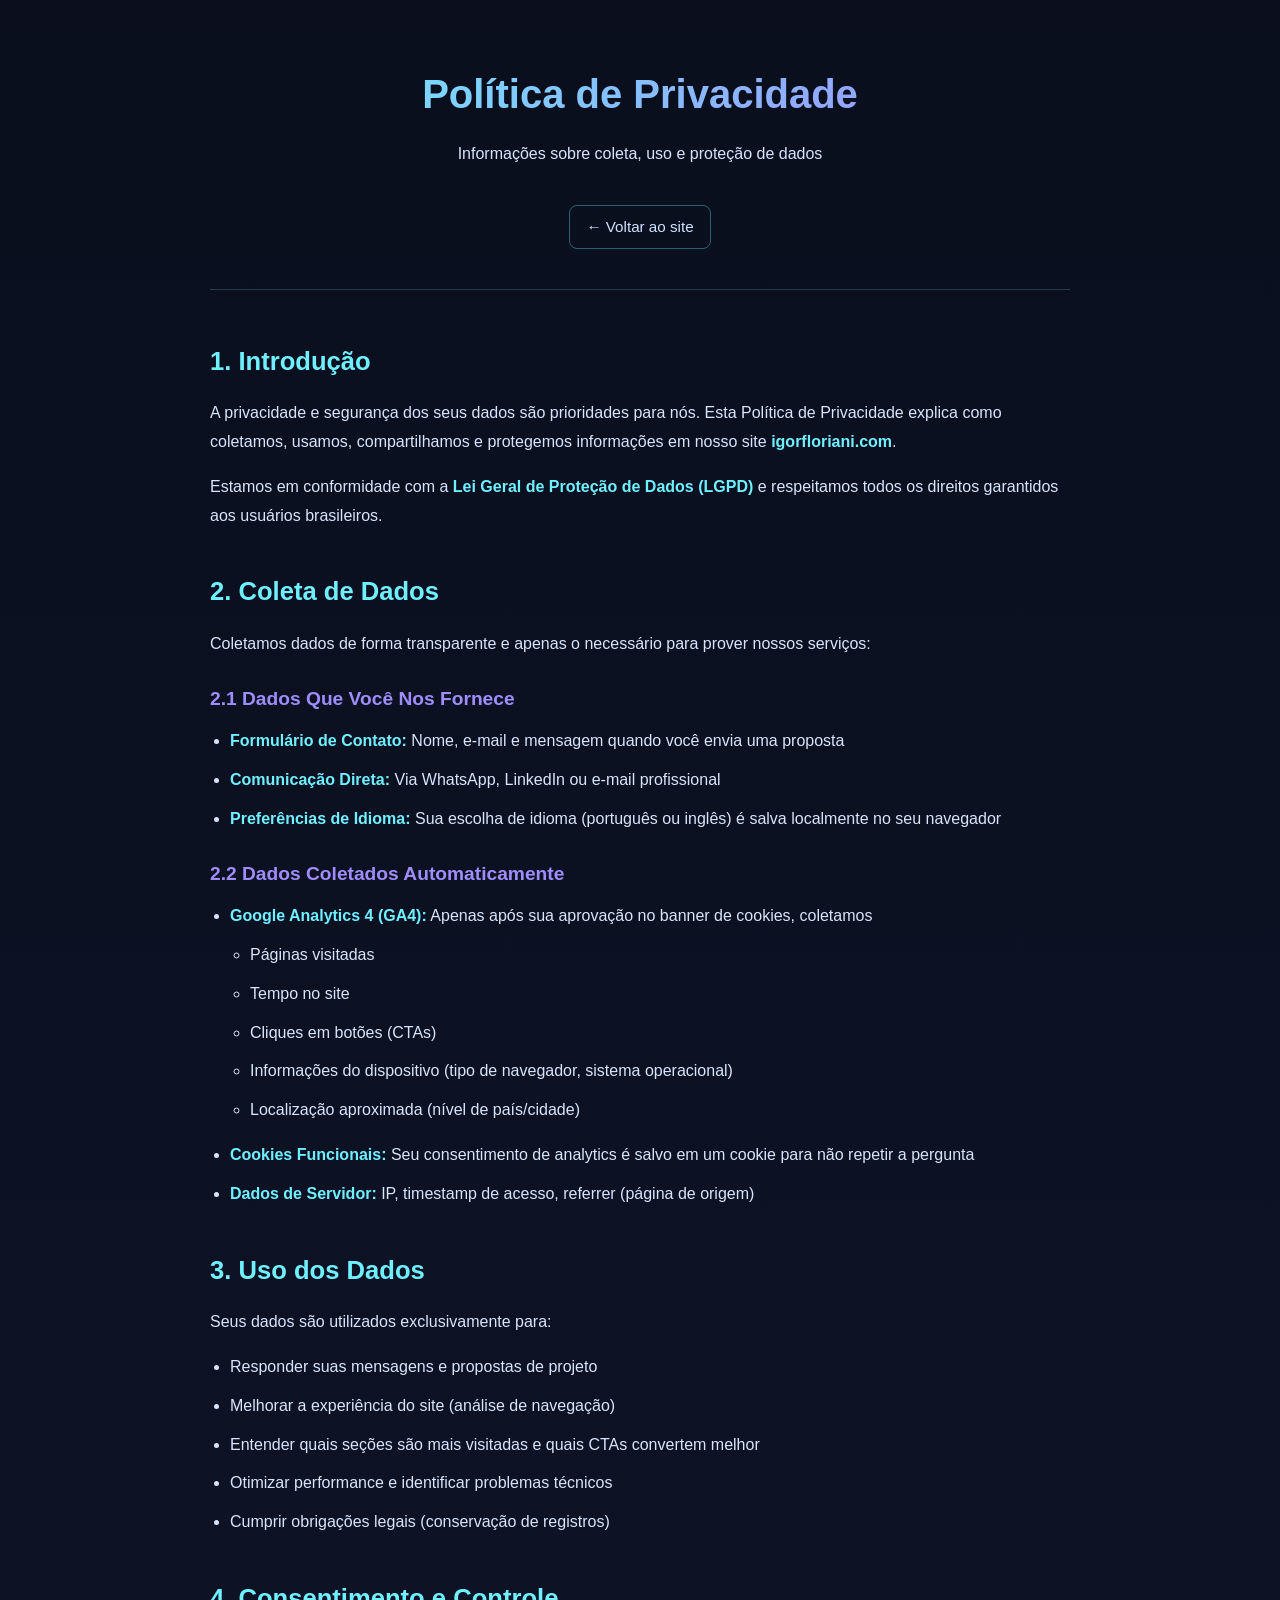
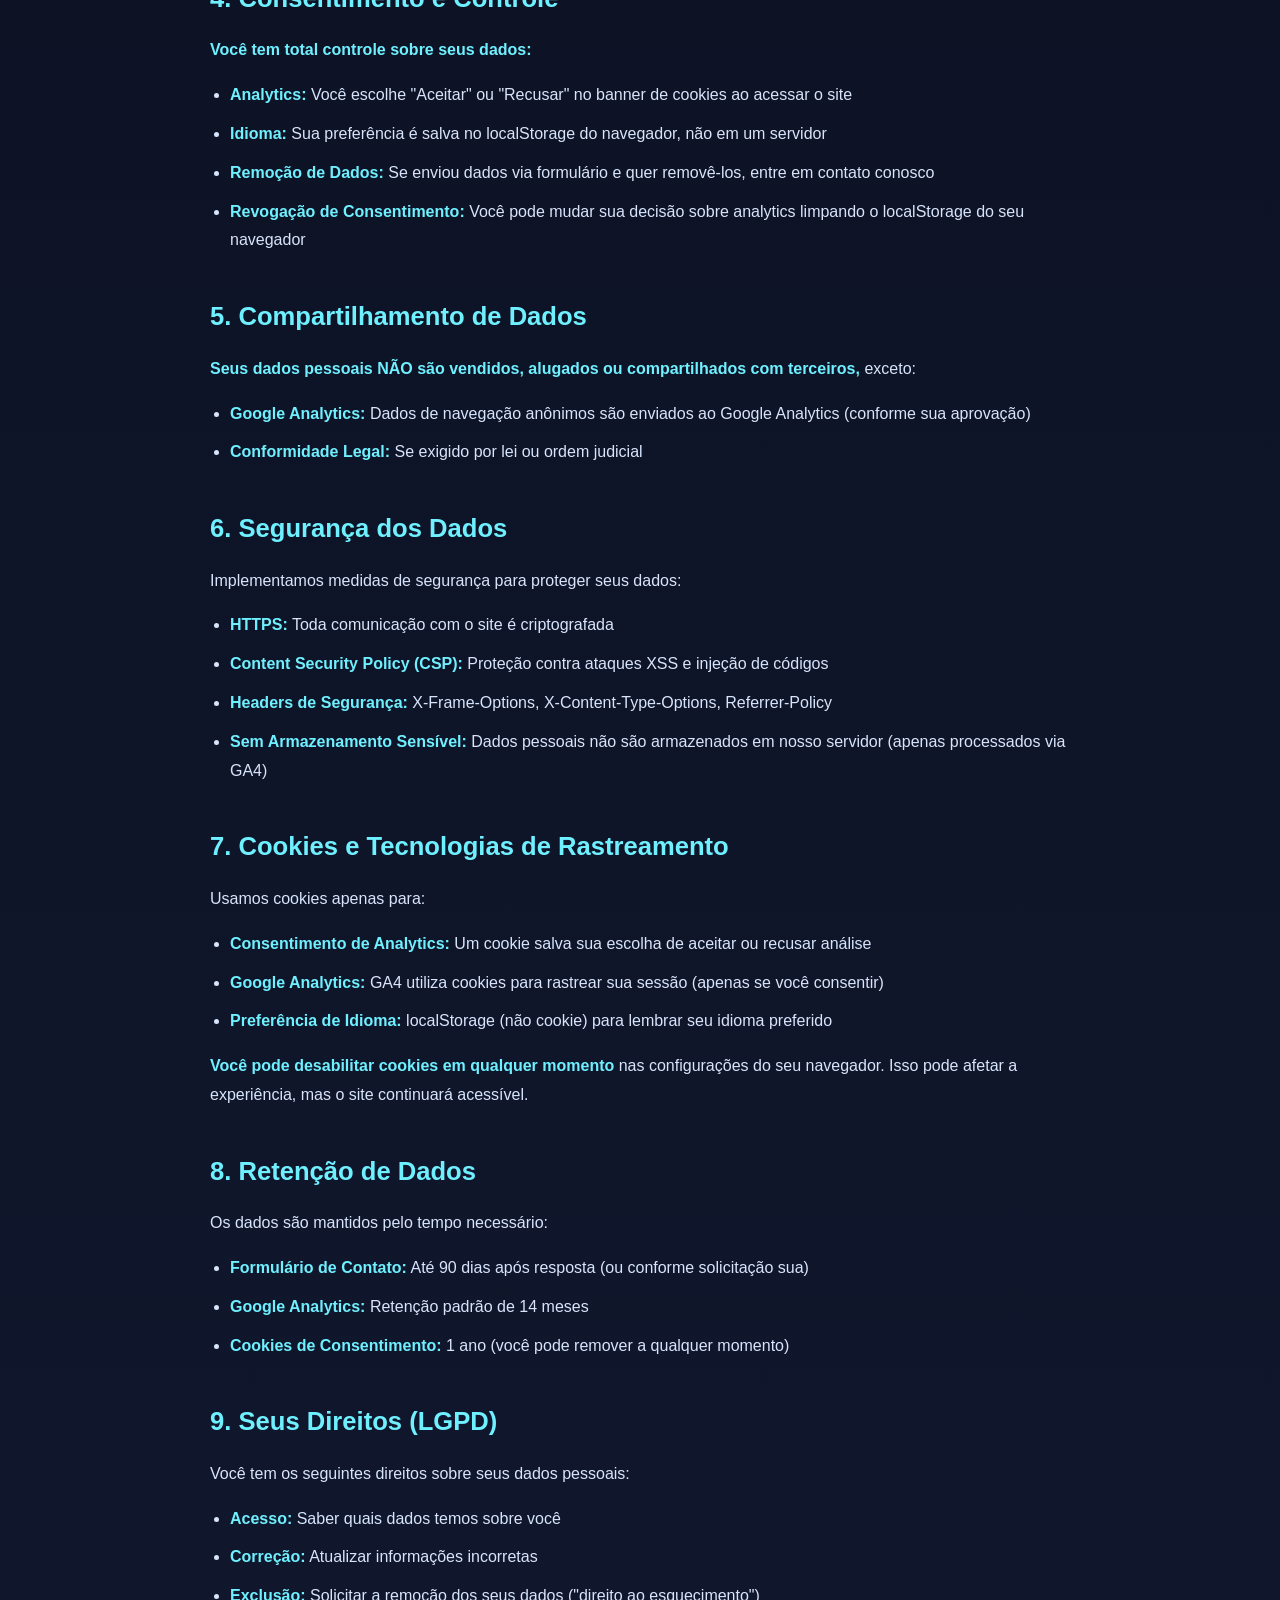
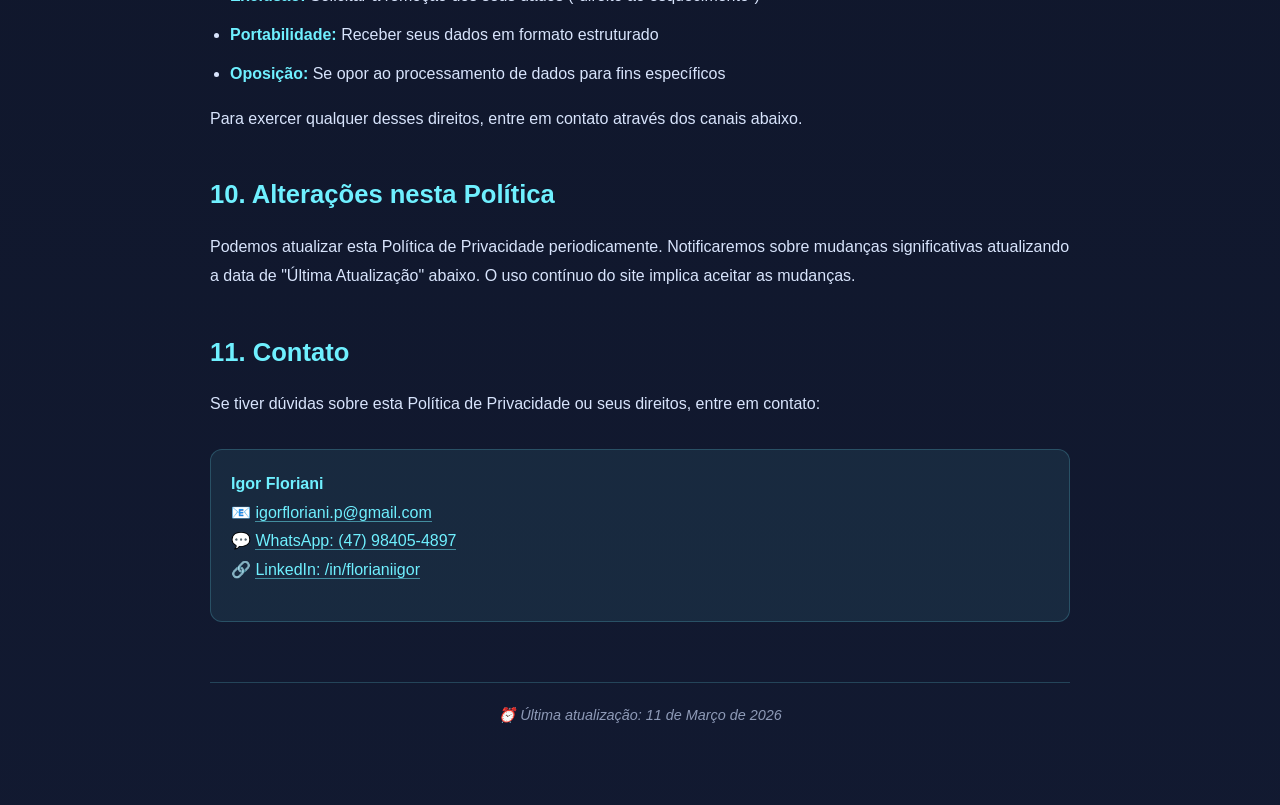
<file: privacy.html>
<!doctype html>
<html lang="pt-BR">
  <head>
    <meta charset="UTF-8" />
    <meta name="viewport" content="width=device-width, initial-scale=1.0" />
    <meta name="author" content="Igor Floriani" />
    <meta name="theme-color" content="#090c1c" />
    <title>Política de Privacidade | Igor Floriani</title>
    <meta name="description" content="Política de Privacidade - Como coletamos, usamos e protegemos seus dados." />
    <link rel="canonical" href="https://www.igorfloriani.com/privacy.html">
    
    <style>
      * {
        margin: 0;
        padding: 0;
        box-sizing: border-box;
      }

      html {
        scroll-behavior: smooth;
      }

      body {
        font-family: -apple-system, BlinkMacSystemFont, "Segoe UI", Roboto, "Helvetica Neue", Arial, sans-serif;
        background: linear-gradient(180deg, rgba(5, 10, 25, 0.98), rgba(8, 16, 40, 0.96));
        color: #d8e4fc;
        line-height: 1.7;
        overflow-x: hidden;
      }

      .privacy-container {
        max-width: 900px;
        margin: 0 auto;
        padding: 60px 20px;
      }

      header {
        text-align: center;
        margin-bottom: 50px;
        padding-bottom: 40px;
        border-bottom: 1px solid rgba(111, 240, 255, 0.2);
      }

      h1 {
        font-size: 2.5rem;
        margin-bottom: 12px;
        background: linear-gradient(135deg, #6ff0ff, #9f8cff);
        -webkit-background-clip: text;
        -webkit-text-fill-color: transparent;
        background-clip: text;
      }

      .back-link {
        display: inline-block;
        margin-top: 20px;
        padding: 8px 16px;
        border-radius: 8px;
        border: 1px solid rgba(111, 240, 255, 0.35);
        color: #cfe2ff;
        text-decoration: none;
        transition: all 0.3s ease;
        font-size: 0.95rem;
      }

      .back-link:hover {
        background: rgba(111, 240, 255, 0.1);
        border-color: rgba(111, 240, 255, 0.55);
        color: #6ff0ff;
      }

      h2 {
        font-size: 1.6rem;
        margin-top: 40px;
        margin-bottom: 16px;
        color: #6ff0ff;
      }

      h3 {
        font-size: 1.2rem;
        margin-top: 24px;
        margin-bottom: 12px;
        color: #9f8cff;
      }

      p {
        margin-bottom: 16px;
        line-height: 1.8;
      }

      ul, ol {
        margin-left: 20px;
        margin-bottom: 16px;
      }

      li {
        margin-bottom: 10px;
        line-height: 1.8;
      }

      strong {
        color: #6ff0ff;
      }

      .last-updated {
        font-size: 0.9rem;
        color: #8e9ab7;
        font-style: italic;
        text-align: center;
        margin-top: 60px;
        padding-top: 20px;
        border-top: 1px solid rgba(111, 240, 255, 0.2);
      }

      .contact-box {
        background: rgba(111, 240, 255, 0.08);
        border: 1px solid rgba(111, 240, 255, 0.2);
        border-radius: 12px;
        padding: 20px;
        margin: 30px 0;
      }

      .contact-box a {
        color: #6ff0ff;
        text-decoration: none;
        border-bottom: 1px solid rgba(111, 240, 255, 0.5);
        transition: color 0.3s ease;
      }

      .contact-box a:hover {
        color: #9f8cff;
      }

      @media (max-width: 680px) {
        h1 {
          font-size: 1.8rem;
        }

        h2 {
          font-size: 1.3rem;
        }

        h3 {
          font-size: 1.05rem;
        }

        .privacy-container {
          padding: 40px 16px;
        }

        header {
          margin-bottom: 30px;
          padding-bottom: 20px;
        }
      }
    </style>
  </head>
  <body>
    <div class="privacy-container">
      <header>
        <h1>Política de Privacidade</h1>
        <p>Informações sobre coleta, uso e proteção de dados</p>
        <a href="/" class="back-link">← Voltar ao site</a>
      </header>

      <main>
        <h2>1. Introdução</h2>
        <p>
          A privacidade e segurança dos seus dados são prioridades para nós. Esta Política de Privacidade explica como 
          coletamos, usamos, compartilhamos e protegemos informações em nosso site <strong>igorfloriani.com</strong>.
        </p>
        <p>
          Estamos em conformidade com a <strong>Lei Geral de Proteção de Dados (LGPD)</strong> e respeitamos todos os 
          direitos garantidos aos usuários brasileiros.
        </p>

        <h2>2. Coleta de Dados</h2>
        <p>Coletamos dados de forma transparente e apenas o necessário para prover nossos serviços:</p>
        
        <h3>2.1 Dados Que Você Nos Fornece</h3>
        <ul>
          <li><strong>Formulário de Contato:</strong> Nome, e-mail e mensagem quando você envia uma proposta</li>
          <li><strong>Comunicação Direta:</strong> Via WhatsApp, LinkedIn ou e-mail profissional</li>
          <li><strong>Preferências de Idioma:</strong> Sua escolha de idioma (português ou inglês) é salva localmente no seu navegador</li>
        </ul>

        <h3>2.2 Dados Coletados Automaticamente</h3>
        <ul>
          <li><strong>Google Analytics 4 (GA4):</strong> Apenas após sua aprovação no banner de cookies, coletamos</li>
          <ul>
            <li>Páginas visitadas</li>
            <li>Tempo no site</li>
            <li>Cliques em botões (CTAs)</li>
            <li>Informações do dispositivo (tipo de navegador, sistema operacional)</li>
            <li>Localização aproximada (nível de país/cidade)</li>
          </ul>
          <li><strong>Cookies Funcionais:</strong> Seu consentimento de analytics é salvo em um cookie para não repetir a pergunta</li>
          <li><strong>Dados de Servidor:</strong> IP, timestamp de acesso, referrer (página de origem)</li>
        </ul>

        <h2>3. Uso dos Dados</h2>
        <p>Seus dados são utilizados exclusivamente para:</p>
        <ul>
          <li>Responder suas mensagens e propostas de projeto</li>
          <li>Melhorar a experiência do site (análise de navegação)</li>
          <li>Entender quais seções são mais visitadas e quais CTAs convertem melhor</li>
          <li>Otimizar performance e identificar problemas técnicos</li>
          <li>Cumprir obrigações legais (conservação de registros)</li>
        </ul>

        <h2>4. Consentimento e Controle</h2>
        <p>
          <strong>Você tem total controle sobre seus dados:</strong>
        </p>
        <ul>
          <li><strong>Analytics:</strong> Você escolhe "Aceitar" ou "Recusar" no banner de cookies ao acessar o site</li>
          <li><strong>Idioma:</strong> Sua preferência é salva no localStorage do navegador, não em um servidor</li>
          <li><strong>Remoção de Dados:</strong> Se enviou dados via formulário e quer removê-los, entre em contato conosco</li>
          <li><strong>Revogação de Consentimento:</strong> Você pode mudar sua decisão sobre analytics limpando o localStorage do seu navegador</li>
        </ul>

        <h2>5. Compartilhamento de Dados</h2>
        <p>
          <strong>Seus dados pessoais NÃO são vendidos, alugados ou compartilhados com terceiros,</strong> exceto:
        </p>
        <ul>
          <li><strong>Google Analytics:</strong> Dados de navegação anônimos são enviados ao Google Analytics (conforme sua aprovação)</li>
          <li><strong>Conformidade Legal:</strong> Se exigido por lei ou ordem judicial</li>
        </ul>

        <h2>6. Segurança dos Dados</h2>
        <p>
          Implementamos medidas de segurança para proteger seus dados:
        </p>
        <ul>
          <li><strong>HTTPS:</strong> Toda comunicação com o site é criptografada</li>
          <li><strong>Content Security Policy (CSP):</strong> Proteção contra ataques XSS e injeção de códigos</li>
          <li><strong>Headers de Segurança:</strong> X-Frame-Options, X-Content-Type-Options, Referrer-Policy</li>
          <li><strong>Sem Armazenamento Sensível:</strong> Dados pessoais não são armazenados em nosso servidor (apenas processados via GA4)</li>
        </ul>

        <h2>7. Cookies e Tecnologias de Rastreamento</h2>
        <p>
          Usamos cookies apenas para:
        </p>
        <ul>
          <li><strong>Consentimento de Analytics:</strong> Um cookie salva sua escolha de aceitar ou recusar análise</li>
          <li><strong>Google Analytics:</strong> GA4 utiliza cookies para rastrear sua sessão (apenas se você consentir)</li>
          <li><strong>Preferência de Idioma:</strong> localStorage (não cookie) para lembrar seu idioma preferido</li>
        </ul>
        <p>
          <strong>Você pode desabilitar cookies em qualquer momento</strong> nas configurações do seu navegador. 
          Isso pode afetar a experiência, mas o site continuará acessível.
        </p>

        <h2>8. Retenção de Dados</h2>
        <p>
          Os dados são mantidos pelo tempo necessário:
        </p>
        <ul>
          <li><strong>Formulário de Contato:</strong> Até 90 dias após resposta (ou conforme solicitação sua)</li>
          <li><strong>Google Analytics:</strong> Retenção padrão de 14 meses</li>
          <li><strong>Cookies de Consentimento:</strong> 1 ano (você pode remover a qualquer momento)</li>
        </ul>

        <h2>9. Seus Direitos (LGPD)</h2>
        <p>
          Você tem os seguintes direitos sobre seus dados pessoais:
        </p>
        <ul>
          <li><strong>Acesso:</strong> Saber quais dados temos sobre você</li>
          <li><strong>Correção:</strong> Atualizar informações incorretas</li>
          <li><strong>Exclusão:</strong> Solicitar a remoção dos seus dados ("direito ao esquecimento")</li>
          <li><strong>Portabilidade:</strong> Receber seus dados em formato estruturado</li>
          <li><strong>Oposição:</strong> Se opor ao processamento de dados para fins específicos</li>
        </ul>
        <p>
          Para exercer qualquer desses direitos, entre em contato através dos canais abaixo.
        </p>

        <h2>10. Alterações nesta Política</h2>
        <p>
          Podemos atualizar esta Política de Privacidade periodicamente. Notificaremos sobre mudanças significativas 
          atualizando a data de "Última Atualização" abaixo. O uso contínuo do site implica aceitar as mudanças.
        </p>

        <h2>11. Contato</h2>
        <p>
          Se tiver dúvidas sobre esta Política de Privacidade ou seus direitos, entre em contato:
        </p>
        <div class="contact-box">
          <p>
            <strong>Igor Floriani</strong><br>
            📧 <a href="mailto:igorfloriani.p@gmail.com">igorfloriani.p@gmail.com</a><br>
            💬 <a href="https://wa.me/5547984054897?text=Olá%20Igor%2C%20tenho%20uma%20dúvida%20sobre%20privacidade%20de%20dados" target="_blank" rel="noopener">WhatsApp: (47) 98405-4897</a><br>
            🔗 <a href="https://www.linkedin.com/in/florianiigor" target="_blank" rel="noopener">LinkedIn: /in/florianiigor</a>
          </p>
        </div>

        <p class="last-updated">
          ⏰ Última atualização: 11 de Março de 2026
        </p>
      </main>
    </div>
  </body>
</html>
</file>
